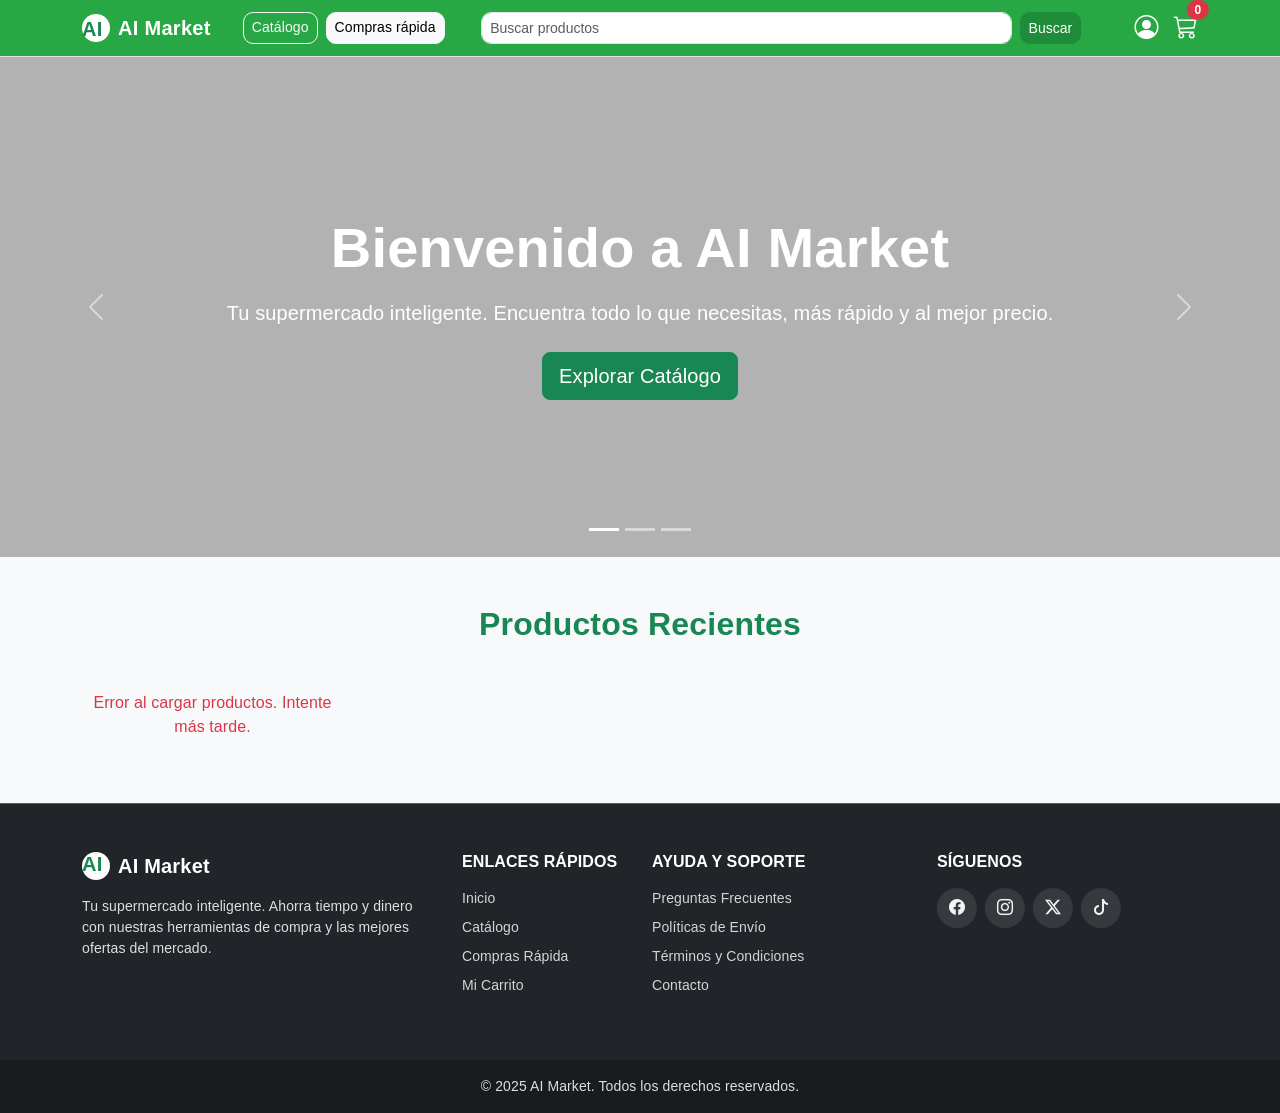
<file: Proyecto Final Marcos Web/Proyecto Final Marcos Web/Avance2 marco web/Marcos web avance 2/index.html>
<!DOCTYPE html>
<html lang="es">

<head>
    <!-- Configuración básica del documento -->
    <meta charset="utf-8">
    <meta name="viewport" content="width=device-width, initial-scale=1">
    <title>AI Market - Inicio</title>

    <!-- Enlaces a librerías externas -->
    <link href="https://cdn.jsdelivr.net/npm/bootstrap@5.3.3/dist/css/bootstrap.min.css" rel="stylesheet"
        integrity="sha384-QWTKZyjpPEjISv5WaRU9OFeRpok6YctnYmDr5pNlyT2bRjXh0JMhjY6hW+ALEwIH" crossorigin="anonymous">
    <link href="https://cdn.jsdelivr.net/npm/bootstrap-icons@1.11.3/font/bootstrap-icons.min.css" rel="stylesheet">

    <!-- Estilos personalizados -->
    <link href="css/index.css" rel="stylesheet">


</head>

<body class="d-flex flex-column min-vh-100">
    <!-- =========================================== -->
    <!-- NAVBAR PRINCIPAL -->
    <!-- =========================================== -->
    <nav class="navbar navbar-expand-lg navbar-light border-bottom sticky-top">
        <div class="container">
            <!-- Logo de la empresa -->
            <a class="navbar-brand d-flex align-items-center gap-2" href="index.html">
                <span class="d-inline-block bg-white text-success rounded-circle logo-circle">AI</span>
                <span class="fw-bold text-white">AI Market</span>
            </a>

            <!-- Botones de navegación (solo visible en desktop) -->
            <div class="d-none d-lg-flex ms-3 gap-2">
                <a class="btn btn-outline-light btn-sm" href="catalogo.html">Catálogo</a>
                <a class="btn btn-light btn-sm" href="canasta.html">Compras rápida</a>
            </div>

            <!-- Botón hamburguesa para móvil -->
            <button class="navbar-toggler" type="button" data-bs-toggle="collapse"
                data-bs-target="#navbarSupportedContent" aria-label="Menú de navegación" title="Menú de navegación">
                <span class="navbar-toggler-icon"></span>
            </button>

            <!-- Contenido colapsable del navbar -->
            <div class="collapse navbar-collapse" id="navbarSupportedContent">
                <!-- Formulario de búsqueda -->
                <form id="search-form" class="d-flex mx-lg-auto my-2 my-lg-0 w-100 search-form" role="search">
                    <input id="search-input" class="form-control form-control-sm me-2" type="search"
                        placeholder="Buscar productos">
                    <button class="btn btn-success btn-sm" type="submit">Buscar</button>
                </form>

                <!-- Iconos de usuario y carrito -->
                <div class="d-flex align-items-center ms-lg-3 mt-2 mt-lg-0 gap-3">
                    <!-- Botones de Autenticación -->


                    <!-- Link Admin (Siempre visible) -->
                    <a href="administracion.html" id="admin-link" class="text-white text-decoration-none"
                        title="Panel de Administración"><i class="bi bi-person-circle fs-4"></i></a>

                    <a href="carrito.html" class="text-white text-decoration-none position-relative"
                        title="Ver Carrito">
                        <i class="bi bi-cart3 fs-4"></i>
                        <span id="cart-count"
                            class="position-absolute top-0 start-100 translate-middle badge rounded-pill bg-danger">0</span>
                    </a>
                </div>
            </div>
        </div>
    </nav>

    <!-- =========================================== -->
    <!-- CARRUSEL HERO -->
    <!-- =========================================== -->
    <section id="heroCarousel" class="carousel slide" data-bs-ride="carousel">
        <!-- Indicadores del carrusel -->
        <div class="carousel-indicators">
            <button type="button" data-bs-target="#heroCarousel" data-bs-slide-to="0" class="active" aria-current="true"
                aria-label="Slide 1"></button>
            <button type="button" data-bs-target="#heroCarousel" data-bs-slide-to="1" aria-label="Slide 2"></button>
            <button type="button" data-bs-target="#heroCarousel" data-bs-slide-to="2" aria-label="Slide 3"></button>
        </div>

        <!-- Contenido del carrusel -->
        <div class="carousel-inner">
            <!-- Slide 1 -->
            <div class="carousel-item active hero-banner"
                style="background-image: url('https://images.unsplash.com/photo-1578662996442-48f60103fc96?q=80&w=1974&auto=format&fit=crop');">
                <div class="hero-overlay"></div>
                <div class="container h-100 d-flex align-items-center justify-content-center position-relative">
                    <div class="text-center text-white">
                        <h1 class="display-4 fw-bold mb-3">Bienvenido a AI Market</h1>
                        <p class="lead mb-4">Tu supermercado inteligente. Encuentra todo lo que necesitas, más rápido y
                            al mejor precio.</p>
                        <a href="catalogo.html" class="btn btn-success btn-lg">Explorar Catálogo</a>
                    </div>
                </div>
            </div>
            <!-- Slide 2 -->
            <div class="carousel-item hero-banner"
                style="background-image: url('https://images.unsplash.com/photo-1556909114-f6e7ad7d3136?q=80&w=2070&auto=format&fit=crop');">
                <div class="hero-overlay"></div>
                <div class="container h-100 d-flex align-items-center justify-content-center position-relative">
                    <div class="text-center text-white">
                        <h1 class="display-4 fw-bold mb-3">Ofertas Frescas Cada Día</h1>
                        <p class="lead mb-4">Descubre nuestras promociones diarias en frutas, verduras y carnes de la
                            mejor calidad.</p>
                        <a href="catalogo.html?category=frutas-verduras" class="btn btn-outline-light btn-lg">Ver
                            Frescos</a>
                    </div>
                </div>
            </div>
            <!-- Slide 3 -->
            <div class="carousel-item hero-banner"
                style="background-image: url('https://images.unsplash.com/photo-1601599561213-832382fd07ba?q=80&w=2070&auto=format&fit=crop');">
                <div class="hero-overlay"></div>
                <div class="container h-100 d-flex align-items-center justify-content-center position-relative">
                    <div class="text-center text-white">
                        <h1 class="display-4 fw-bold mb-3">Compra Rápida e Inteligente</h1>
                        <p class="lead mb-4">Usa nuestra herramienta de compra rápida para generar tu canasta en
                            segundos.</p>
                        <a href="canasta.html" class="btn btn-success btn-lg">Probar Compra Rápida</a>
                    </div>
                </div>
            </div>
        </div>
        <button class="carousel-control-prev" type="button" data-bs-target="#heroCarousel" data-bs-slide="prev">
            <span class="carousel-control-prev-icon" aria-hidden="true"></span>
            <span class="visually-hidden">Anterior</span>
        </button>
        <button class="carousel-control-next" type="button" data-bs-target="#heroCarousel" data-bs-slide="next">
            <span class="carousel-control-next-icon" aria-hidden="true"></span>
            <span class="visually-hidden">Siguiente</span>
        </button>
    </section>

    <!-- =========================================== -->
    <!-- SECCIÓN DE PRODUCTOS DESTACADOS -->
    <!-- =========================================== -->
    <section class="py-5 bg-light">
        <div class="container">
            <h2 class="text-center fw-bold mb-5 text-success">Productos Recientes</h2>
            <div id="featured-products-container" class="row row-cols-1 row-cols-md-2 row-cols-lg-4 g-4">
                <!-- Los productos se cargarán dinámicamente aquí -->
                <div class="col-12 text-center">
                    <div class="spinner-border text-success" role="status">
                        <span class="visually-hidden">Cargando...</span>
                    </div>
                </div>
            </div>
        </div>
    </section>

    <!-- =========================================== -->
    <!-- FOOTER -->
    <!-- =========================================== -->
    <footer class="bg-dark text-white mt-auto">
        <div class="container py-5">
            <div class="row g-4">
                <!-- Información de la empresa -->
                <div class="col-lg-4 col-md-6 mb-4 mb-lg-0">
                    <h5 class="fw-bold mb-3 d-flex align-items-center gap-2"><span
                            class="d-inline-block bg-white text-success rounded-circle"
                            style="width:28px;height:28px;display:inline-flex;align-items:center;justify-content:center;font-weight:800;">AI</span>
                        AI Market</h5>
                    <p class="text-white-50 small">Tu supermercado inteligente. Ahorra tiempo y dinero con nuestras
                        herramientas de compra y las mejores ofertas del mercado.</p>
                </div>

                <!-- Enlaces de navegación -->
                <div class="col-lg-2 col-md-6">
                    <h6 class="text-uppercase fw-bold mb-3">Enlaces Rápidos</h6>
                    <ul class="list-unstyled small">
                        <li class="mb-2"><a href="index.html" class="text-white-50 text-decoration-none">Inicio</a></li>
                        <li class="mb-2"><a href="catalogo.html" class="text-white-50 text-decoration-none">Catálogo</a>
                        </li>
                        <li class="mb-2"><a href="canasta.html" class="text-white-50 text-decoration-none">Compras
                                Rápida</a></li>
                        <li class="mb-2"><a href="carrito.html" class="text-white-50 text-decoration-none">Mi
                                Carrito</a></li>
                    </ul>
                </div>

                <!-- Ayuda y soporte -->
                <div class="col-lg-3 col-md-6">
                    <h6 class="text-uppercase fw-bold mb-3">Ayuda y Soporte</h6>
                    <ul class="list-unstyled small">
                        <li class="mb-2"><a href="#" class="text-white-50 text-decoration-none">Preguntas Frecuentes</a>
                        </li>
                        <li class="mb-2"><a href="#" class="text-white-50 text-decoration-none">Políticas de Envío</a>
                        </li>
                        <li class="mb-2"><a href="#" class="text-white-50 text-decoration-none">Términos y
                                Condiciones</a></li>
                        <li class="mb-2"><a href="#" class="text-white-50 text-decoration-none">Contacto</a></li>
                    </ul>
                </div>

                <!-- Redes sociales -->
                <div class="col-lg-3 col-md-6">
                    <h6 class="text-uppercase fw-bold mb-3">Síguenos</h6>
                    <div class="d-flex gap-2"><a href="#" class="footer-social-icon"><i
                                class="bi bi-facebook"></i></a><a href="#" class="footer-social-icon"><i
                                class="bi bi-instagram"></i></a><a href="#" class="footer-social-icon"><i
                                class="bi bi-twitter-x"></i></a><a href="#" class="footer-social-icon"><i
                                class="bi bi-tiktok"></i></a></div>
                </div>
            </div>
        </div>
        <!-- Copyright -->
        <div class="bg-black bg-opacity-25 py-3">
            <div class="container text-center text-white-50 small">&copy; 2025 AI Market. Todos los derechos reservados.
            </div>
        </div>
    </footer>

    <!-- =========================================== -->
    <!-- SCRIPTS -->
    <!-- =========================================== -->
    <!-- Bootstrap JavaScript -->
    <script src="https://cdn.jsdelivr.net/npm/bootstrap@5.3.3/dist/js/bootstrap.bundle.min.js"></script>

    <!-- JavaScript personalizado -->
    <script>
        document.addEventListener('DOMContentLoaded', function () {
            // ===========================================
            // VARIABLES Y ESTADO
            // ===========================================
            const API_BASE_URL = 'http://localhost:3000';
            let cart = JSON.parse(localStorage.getItem('aiMarketCart')) || [];
            let allProducts = []; // Almacén de productos cargados desde API

            // ===========================================
            // ELEMENTOS DEL DOM
            // ===========================================
            const cartCountBadge = document.getElementById('cart-count');
            const searchForm = document.getElementById('search-form');
            const searchInput = document.getElementById('search-input');


            // ===========================================
            // LÓGICA DE AUTENTICACIÓN (NAVBAR)
            // ===========================================
            const token = localStorage.getItem('token');
            const usuario = JSON.parse(localStorage.getItem('usuario') || '{}');
            const adminLink = document.getElementById('admin-link');
            const authButtons = document.getElementById('auth-buttons');



            // offerButtons se seleccionarán dinámicamente después de cargar

            // ===========================================
            // FUNCIONES PRINCIPALES
            // ===========================================

            /**
             * Carga los productos destacados (recientes) desde la API
             */
            async function loadFeaturedProducts() {
                const container = document.getElementById('featured-products-container');
                if (!container) return;

                try {

                    const response = await fetch(`${API_BASE_URL}/productos/recientes?limit=4`);
                    if (!response.ok) throw new Error('Error al cargar productos');
                    const data = await response.json();

                    // Normalizar datos
                    const recentProducts = Array.isArray(data) ? data : (data.productos || []);

                    container.innerHTML = ''; // Limpiar spinner

                    if (recentProducts.length === 0) {
                        container.innerHTML = '<div class="col-12 text-center"><p class="text-muted">No hay productos destacados disponibles.</p></div>';
                        return;
                    }

                    recentProducts.forEach(product => {
                        // Determinar imagen (placeholder si no hay)
                        const imgUrl = product.url_imagen || 'https://via.placeholder.com/300x300?text=Sin+Imagen';

                        const cardHtml = `
                            <div class="col">
                                <div class="card product-card h-100">
                                    <div class="image-wrap">
                                        <img src="${imgUrl}" class="card-img-top" alt="${product.nombre}" 
                                             onerror="this.src='https://via.placeholder.com/300x300?text=Error+Imagen'">
                                    </div>
                                    <div class="card-body d-flex flex-column">
                                        <h5 class="card-title">${product.nombre}</h5>
                                        <p class="card-text small text-muted">${product.descripcion || product.categoria || 'Producto fresco'}</p>
                                        <p class="card-text text-success fw-semibold fs-5 mt-auto pt-2">S/ ${parseFloat(product.precio).toFixed(2)}</p>
                                        <button class="btn btn-outline-success w-100 add-to-cart-btn"
                                            data-product-id="${product.id}">Agregar al carrito</button>
                                    </div>
                                </div>
                            </div>
                        `;
                        container.insertAdjacentHTML('beforeend', cardHtml);
                    });

                    // Re-asignar eventos a los nuevos botones
                    setupAddToCartButtons();

                } catch (error) {
                    console.error('Error loading featured products:', error);
                    container.innerHTML = '<div class="col-12 text-center text-danger"><p>Error al cargar productos. Intente más tarde.</p></div>';
                }
            }

            /**
             * Actualiza el contador de productos en el carrito
             */
            const updateCartCount = () => {
                const totalItems = cart.reduce((sum, item) => sum + item.quantity, 0);
                cartCountBadge.textContent = totalItems;
            };

            /**
             * Guarda el carrito en localStorage y actualiza el contador
             */
            const saveCart = () => {
                localStorage.setItem('aiMarketCart', JSON.stringify(cart));
                updateCartCount();
            };

            /**
             * Agrega un producto al carrito
             * @param {string|number} productId - ID del producto a agregar
             */
            const addToCart = (productId) => {
                // Buscar en allProducts
                const product = allProducts.find(p => p.id == productId);

                if (!product) {
                    console.error('Producto no encontrado:', productId);
                    return;
                }

                const existingProduct = cart.find(item => item.id == productId);
                if (existingProduct) {
                    existingProduct.quantity++;
                } else {
                    cart.push({
                        id: product.id,
                        name: product.nombre, // Usar 'nombre' del backend
                        quantity: 1,
                        price: parseFloat(product.precio),
                        img: product.url_imagen,
                        category: product.categoria
                    });
                }
                saveCart();
            };

            // ===========================================
            // EVENT LISTENERS
            // ===========================================

            // Funcionalidad de búsqueda - redirige al catálogo con término de búsqueda
            searchForm.addEventListener('submit', function (e) {
                e.preventDefault();
                const searchTerm = searchInput.value.trim();
                if (searchTerm) {
                    window.location.href = `catalogo.html?search=${encodeURIComponent(searchTerm)}`;
                }
            });

            // Configurar botones de agregar al carrito
            function setupAddToCartButtons() {
                const buttons = document.querySelectorAll('.add-to-cart-btn');
                buttons.forEach(button => {
                    // Remover listeners previos para evitar duplicados (clonando el nodo es una forma, pero aquí simple)
                    const newBtn = button.cloneNode(true);
                    button.parentNode.replaceChild(newBtn, button);

                    newBtn.addEventListener('click', function () {
                        const productId = this.dataset.productId;
                        addToCart(productId);

                        // Feedback visual temporal
                        this.textContent = 'Agregado ✓';
                        this.classList.remove('btn-outline-success');
                        this.classList.add('btn-success');
                        setTimeout(() => {
                            this.textContent = 'Agregar al carrito';
                            this.classList.remove('btn-success');
                            this.classList.add('btn-outline-success');
                        }, 1500);
                    });
                });
            }

            // ===========================================
            // INICIALIZACIÓN
            // ===========================================
            updateCartCount(); // Actualiza el contador al cargar la página
            loadFeaturedProducts(); // Cargar productos dinámicos

            // Escuchar eventos de carga de productos desde la API
            window.addEventListener('productsLoaded', function (event) {
                console.log('🔄 Productos actualizados desde API en index...');
                loadFeaturedProducts();
            });
        });
    </script>
</body>

</html>
</file>
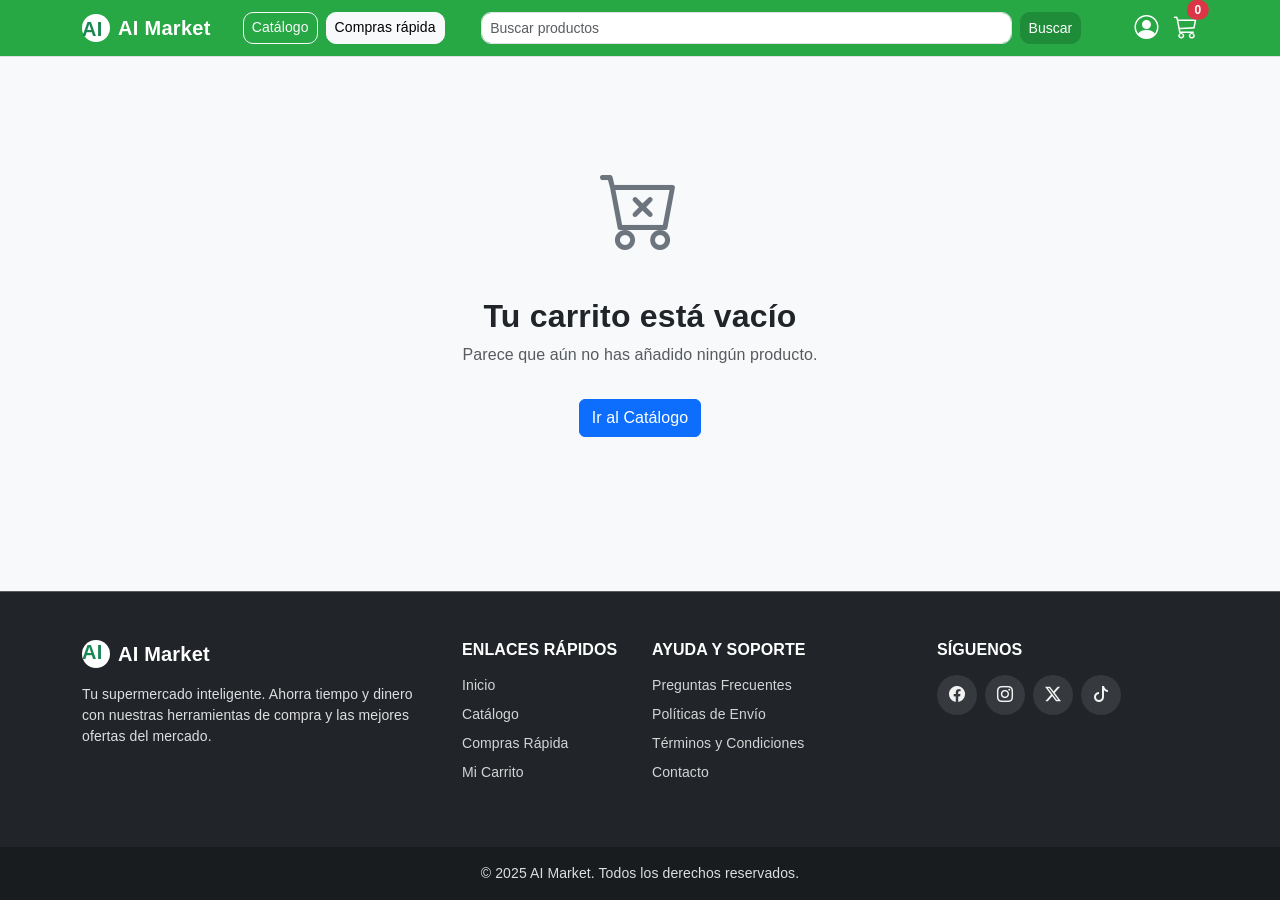
<file: Proyecto Final Marcos Web/Proyecto Final Marcos Web/Avance2 marco web/Marcos web avance 2/carrito.html>
<!DOCTYPE html>
<html lang="es">

<head>
    <!-- Configuración básica del documento -->
    <meta charset="utf-8">
    <meta name="viewport" content="width=device-width, initial-scale=1">
    <title>AI Market - Mi Carrito</title>

    <!-- Enlaces a librerías externas -->
    <link href="https://cdn.jsdelivr.net/npm/bootstrap@5.3.3/dist/css/bootstrap.min.css" rel="stylesheet">
    <link href="https://cdn.jsdelivr.net/npm/bootstrap-icons@1.11.3/font/bootstrap-icons.min.css" rel="stylesheet">

    <!-- Estilos personalizados -->
    <link href="css/carrito.css" rel="stylesheet">
</head>

<body class="d-flex flex-column min-vh-100 bg-light">
    <!-- =========================================== -->
    <!-- NAVBAR PRINCIPAL -->
    <!-- =========================================== -->
    <nav class="navbar navbar-expand-lg navbar-light border-bottom sticky-top">
        <div class="container">
            <!-- Logo de la e127.0.0.1:5500 dice

Error al procesar la compra: 'int' object is not subscriptable

Por favor, intente nuevamente.mpresa -->
            <a class="navbar-brand d-flex align-items-center gap-2" href="index.html">
                <span class="d-inline-block bg-white text-success rounded-circle logo-circle">AI</span>
                <span class="fw-bold text-white">AI Market</span>
            </a>

            <!-- Botones de navegación (solo visible en desktop) -->
            <div class="d-none d-lg-flex ms-3 gap-2">
                <a class="btn btn-outline-light btn-sm" href="catalogo.html">Catálogo</a>
                <a class="btn btn-light btn-sm" href="canasta.html">Compras rápida</a>
            </div>

            <!-- Botón hamburguesa para móvil -->
            <button class="navbar-toggler" type="button" data-bs-toggle="collapse"
                data-bs-target="#navbarSupportedContent" aria-label="Menú de navegación" title="Menú de navegación">
                <span class="navbar-toggler-icon"></span>
            </button>

            <!-- Contenido colapsable del navbar -->
            <div class="collapse navbar-collapse" id="navbarSupportedContent">
                <!-- Formulario de búsqueda -->
                <form id="search-form" class="d-flex mx-lg-auto my-2 my-lg-0 w-100 search-form" role="search">
                    <input id="search-input" class="form-control form-control-sm me-2" type="search"
                        placeholder="Buscar productos">
                    <button class="btn btn-success btn-sm" type="submit">Buscar</button>
                </form>

                <!-- Iconos de usuario y carrito -->
                <div class="d-flex align-items-center ms-lg-3 mt-2 mt-lg-0 gap-3">
                    <a href="administracion.html" class="text-white text-decoration-none"
                        title="Panel de Administración"><i class="bi bi-person-circle fs-4"></i></a>
                    <a href="carrito.html" class="text-white text-decoration-none position-relative"
                        title="Ver Carrito">
                        <i class="bi bi-cart3 fs-4"></i>
                        <span id="cart-count"
                            class="position-absolute top-0 start-100 translate-middle badge rounded-pill bg-danger">0</span>
                    </a>
                </div>
            </div>
        </div>
    </nav>

    <!-- =========================================== -->
    <!-- CONTENIDO PRINCIPAL DEL CARRITO -->
    <!-- =========================================== -->
    <main class="container py-5 flex-grow-1">
        <!-- Vista cuando hay productos en el carrito -->
        <div id="cart-view" style="display: none;">
            <div class="text-center mb-4">
                <h1 class="h2">Mi Carrito de Compras</h1>
            </div>
            <div class="row g-5">
                <!-- =========================================== -->
                <!-- COLUMNA DE PRODUCTOS EN EL CARRITO -->
                <!-- =========================================== -->
                <div class="col-lg-8">
                    <!-- Contenedor donde se renderizan los productos del carrito -->
                    <div id="cart-items-container">
                        <!-- Los items del carrito se renderizan aquí mediante JavaScript -->
                    </div>
                </div>

                <!-- =========================================== -->
                <!-- COLUMNA DE RESUMEN Y CHECKOUT -->
                <!-- =========================================== -->
                <div class="col-lg-4">
                    <!-- Tarjeta de resumen del pedido -->
                    <div class="card shadow-sm sticky-top" style="top: 100px;">
                        <div class="card-body">
                            <h5 class="card-title mb-4">Resumen del Pedido</h5>

                            <!-- Lista de totales -->
                            <ul class="list-group list-group-flush">
                                <li class="list-group-item d-flex justify-content-between">
                                    <span>Subtotal</span>
                                    <span id="cart-subtotal">S/ 0.00</span>
                                </li>
                                <li class="list-group-item d-flex justify-content-between">
                                    <span>Envío</span>
                                    <span>S/ 5.00</span>
                                </li>
                                <li class="list-group-item d-flex justify-content-between fw-bold fs-5">
                                    <span>Total</span>
                                    <span id="cart-total">S/ 5.00</span>
                                </li>
                            </ul>

                            <!-- Botones de acción -->
                            <div class="d-grid gap-2 mt-4">
                                <button id="btn-proceder-pago" class="btn btn-success btn-lg" disabled>Proceder al
                                    Pago</button>
                                <a href="catalogo.html" class="btn btn-outline-secondary">Seguir Comprando</a>
                            </div>
                        </div>
                    </div>
                </div>
            </div>
        </div>

        <!-- =========================================== -->
        <!-- VISTA DE CARRITO VACÍO -->
        <!-- =========================================== -->
        <div id="empty-cart-view" class="text-center" style="display: none;">
            <div class="py-5">
                <i class="bi bi-cart-x" style="font-size: 5rem; color: #6c757d;"></i>
                <h2 class="mt-4">Tu carrito está vacío</h2>
                <p class="text-muted">Parece que aún no has añadido ningún producto.</p>
                <a href="catalogo.html" class="btn btn-primary mt-3">Ir al Catálogo</a>
            </div>
        </div>
    </main>

    <!-- Modal de Pago -->
    <div class="modal fade" id="paymentModal" tabindex="-1" aria-labelledby="paymentModalLabel" aria-hidden="true">
        <div class="modal-dialog modal-dialog-centered">
            <div class="modal-content">
                <div class="modal-header bg-success text-white">
                    <h5 class="modal-title" id="paymentModalLabel">Detalles de Pago</h5>
                    <button type="button" class="btn-close btn-close-white" data-bs-dismiss="modal"
                        aria-label="Close"></button>
                </div>
                <div class="modal-body">
                    <form id="payment-form">
                        <div class="mb-3">
                            <label for="card-name" class="form-label">Nombre en la Tarjeta</label>
                            <input type="text" class="form-control" id="card-name"
                                placeholder="Como aparece en la tarjeta" required>
                        </div>
                        <div class="mb-3">
                            <label for="card-number" class="form-label">Número de Tarjeta</label>
                            <input type="text" class="form-control" id="card-number" placeholder="0000 0000 0000 0000"
                                maxlength="19" required>
                        </div>
                        <div class="row">
                            <div class="col-md-6 mb-3">
                                <label for="card-expiry" class="form-label">Fecha de Expiración</label>
                                <input type="text" class="form-control" id="card-expiry" placeholder="MM/YY"
                                    maxlength="5" required>
                            </div>
                            <div class="col-md-6 mb-3">
                                <label for="card-cvc" class="form-label">CVC</label>
                                <input type="text" class="form-control" id="card-cvc" placeholder="123" maxlength="3"
                                    required>
                            </div>
                        </div>
                        <div class="alert alert-info small">
                            <i class="bi bi-shield-lock"></i> Tus datos están protegidos. Esta es una simulación de
                            pago.
                        </div>
                    </form>
                </div>
                <div class="modal-footer">
                    <button type="button" class="btn btn-secondary" data-bs-dismiss="modal">Cancelar</button>
                    <button type="button" class="btn btn-success w-100" id="btn-confirm-payment">Pagar S/ <span
                            id="modal-total-amount">0.00</span></button>
                </div>
            </div>
        </div>
    </div>

    <!-- =========================================== -->
    <!-- FOOTER -->
    <!-- =========================================== -->
    <footer class="bg-dark text-white mt-auto">
        <div class="container py-5">
            <div class="row g-4">
                <div class="col-lg-4 col-md-6 mb-4 mb-lg-0">
                    <h5 class="fw-bold mb-3 d-flex align-items-center gap-2"><span
                            class="d-inline-block bg-white text-success rounded-circle"
                            style="width:28px;height:28px;display:inline-flex;align-items:center;justify-content:center;font-weight:800;">AI</span>
                        AI Market</h5>
                    <p class="text-white-50 small">Tu supermercado inteligente. Ahorra tiempo y dinero con nuestras
                        herramientas de compra y las mejores ofertas del mercado.</p>
                </div>
                <div class="col-lg-2 col-md-6">
                    <h6 class="text-uppercase fw-bold mb-3">Enlaces Rápidos</h6>
                    <ul class="list-unstyled small">
                        <li class="mb-2"><a href="index.html" class="text-white-50 text-decoration-none">Inicio</a></li>
                        <li class="mb-2"><a href="catalogo.html" class="text-white-50 text-decoration-none">Catálogo</a>
                        </li>
                        <li class="mb-2"><a href="canasta.html" class="text-white-50 text-decoration-none">Compras
                                Rápida</a></li>
                        <li class="mb-2"><a href="carrito.html" class="text-white-50 text-decoration-none">Mi
                                Carrito</a></li>
                    </ul>
                </div>
                <div class="col-lg-3 col-md-6">
                    <h6 class="text-uppercase fw-bold mb-3">Ayuda y Soporte</h6>
                    <ul class="list-unstyled small">
                        <li class="mb-2"><a href="#" class="text-white-50 text-decoration-none">Preguntas Frecuentes</a>
                        </li>
                        <li class="mb-2"><a href="#" class="text-white-50 text-decoration-none">Políticas de Envío</a>
                        </li>
                        <li class="mb-2"><a href="#" class="text-white-50 text-decoration-none">Términos y
                                Condiciones</a></li>
                        <li class="mb-2"><a href="#" class="text-white-50 text-decoration-none">Contacto</a></li>
                    </ul>
                </div>
                <div class="col-lg-3 col-md-6">
                    <h6 class="text-uppercase fw-bold mb-3">Síguenos</h6>
                    <div class="d-flex gap-2"><a href="#" class="footer-social-icon"><i
                                class="bi bi-facebook"></i></a><a href="#" class="footer-social-icon"><i
                                class="bi bi-instagram"></i></a><a href="#" class="footer-social-icon"><i
                                class="bi bi-twitter-x"></i></a><a href="#" class="footer-social-icon"><i
                                class="bi bi-tiktok"></i></a></div>
                </div>
            </div>
        </div>
        <div class="bg-black bg-opacity-25 py-3">
            <div class="container text-center text-white-50 small">&copy; 2025 AI Market. Todos los derechos reservados.
            </div>
        </div>
    </footer>

    <script src="https://cdn.jsdelivr.net/npm/bootstrap@5.3.3/dist/js/bootstrap.bundle.min.js"></script>
    <script src="js/products.js"></script>
    <script src="js/carrito.js"></script>
</body>

</html>
</file>
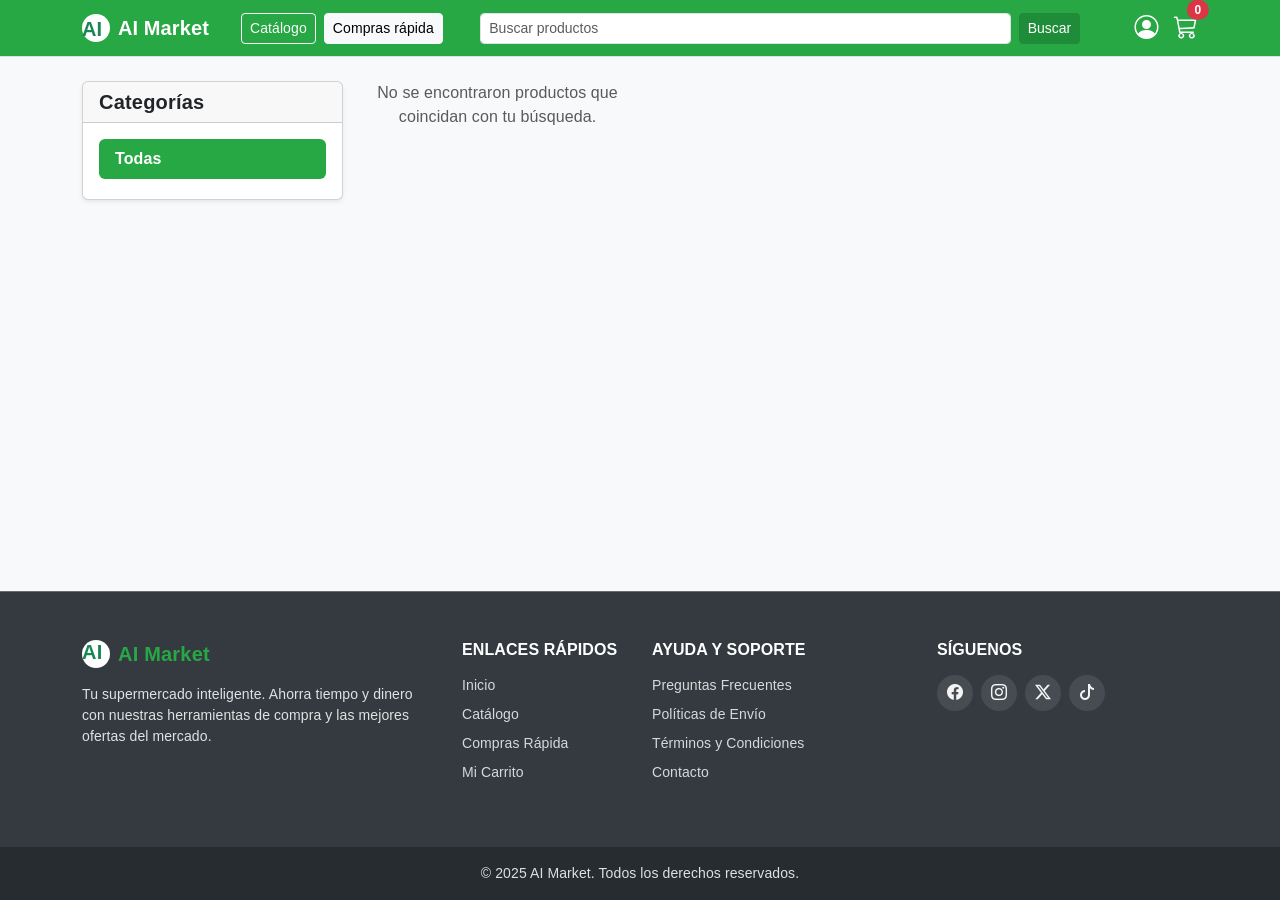
<file: Proyecto Final Marcos Web/Proyecto Final Marcos Web/Avance2 marco web/Marcos web avance 2/catalogo.html>
<!DOCTYPE html>
<html lang="es">

<head>
    <!-- Configuración básica del documento -->
    <meta charset="utf-8">
    <meta name="viewport" content="width=device-width, initial-scale=1">
    <title>AI Market - Catálogo de Productos</title>

    <!-- Enlaces a librerías externas -->
    <link href="https://cdn.jsdelivr.net/npm/bootstrap@5.3.3/dist/css/bootstrap.min.css" rel="stylesheet">
    <link href="https://cdn.jsdelivr.net/npm/bootstrap-icons@1.11.3/font/bootstrap-icons.min.css" rel="stylesheet">

    <!-- Estilos personalizados -->
    <link href="css/catalogo.css" rel="stylesheet">
</head>

<body class="d-flex flex-column min-vh-100 bg-light">
    <!-- =========================================== -->
    <!-- NAVBAR PRINCIPAL -->
    <!-- =========================================== -->
    <nav class="navbar navbar-expand-lg navbar-light border-bottom sticky-top">
        <div class="container">
            <!-- Logo de la empresa -->
            <a class="navbar-brand d-flex align-items-center gap-2" href="index.html">
                <span class="d-inline-block bg-white text-success rounded-circle logo-circle">AI</span>
                <span class="fw-bold text-white">AI Market</span>
            </a>

            <!-- Botones de navegación (solo visible en desktop) -->
            <div class="d-none d-lg-flex ms-3 gap-2">
                <a class="btn btn-outline-light btn-sm" href="catalogo.html">Catálogo</a>
                <a class="btn btn-light btn-sm" href="canasta.html">Compras rápida</a>
            </div>

            <!-- Botón hamburguesa para móvil -->
            <button class="navbar-toggler" type="button" data-bs-toggle="collapse"
                data-bs-target="#navbarSupportedContent" aria-label="Menú de navegación" title="Menú de navegación">
                <span class="navbar-toggler-icon"></span>
            </button>

            <!-- Contenido colapsable del navbar -->
            <div class="collapse navbar-collapse" id="navbarSupportedContent">
                <!-- Formulario de búsqueda -->
                <form id="search-form" class="d-flex mx-lg-auto my-2 my-lg-0 w-100 search-form" role="search">
                    <input id="search-input" class="form-control form-control-sm me-2" type="search"
                        placeholder="Buscar productos">
                    <button class="btn btn-success btn-sm" type="submit">Buscar</button>
                </form>

                <!-- Iconos de usuario y carrito -->
                <div class="d-flex align-items-center ms-lg-3 mt-2 mt-lg-0 gap-3">
                    <a href="administracion.html?force_login=true" class="text-white text-decoration-none"
                        title="Panel de Administración"><i class="bi bi-person-circle fs-4"></i></a>
                    <a href="carrito.html" class="text-white text-decoration-none position-relative"
                        title="Ver Carrito">
                        <i class="bi bi-cart3 fs-4"></i>
                        <span id="cart-count"
                            class="position-absolute top-0 start-100 translate-middle badge rounded-pill bg-danger">0</span>
                    </a>
                </div>
            </div>
        </div>
    </nav>

    <!-- =========================================== -->
    <!-- CONTENIDO PRINCIPAL DEL CATÁLOGO -->
    <!-- =========================================== -->
    <div class="container py-4 flex-grow-1">
        <div class="row g-4">
            <!-- =========================================== -->
            <!-- BARRA LATERAL DE FILTROS -->
            <!-- =========================================== -->
            <div class="col-lg-3">
                <!-- Tarjeta de filtros por categoría -->
                <div class="card shadow-sm sticky-top" style="top: 100px;">
                    <div class="card-header">
                        <h5 class="mb-0">Categorías</h5>
                    </div>
                    <div class="card-body">
                        <!-- Lista de categorías para filtrar productos -->
                        <ul class="nav flex-column" id="category-filter">
                            <li class="nav-item"><a class="nav-link active" href="#" data-filter="all">Todas</a></li>
                        </ul>
                    </div>
                </div>
            </div>

            <!-- =========================================== -->
            <!-- ÁREA DE PRODUCTOS -->
            <!-- =========================================== -->
            <div class="col-lg-9">
                <!-- Grid de productos (se renderiza dinámicamente) -->
                <div id="catalog-grid" class="row row-cols-1 row-cols-md-2 row-cols-lg-3 g-4">
                    <!-- Los productos se renderizan aquí mediante JavaScript -->
                </div>

                <!-- Paginación -->
                <nav class="mt-4 d-flex justify-content-center">
                    <ul id="catalog-pagination" class="pagination">
                        <!-- La paginación se renderiza aquí mediante JavaScript -->
                    </ul>
                </nav>
            </div>
        </div>
    </div>

    <!-- Footer Mejorado -->
    <footer class="bg-dark text-white mt-auto">
        <div class="container py-5">
            <div class="row g-4">
                <div class="col-lg-4 col-md-6 mb-4 mb-lg-0">
                    <h5 class="fw-bold mb-3 d-flex align-items-center gap-2"><span
                            class="d-inline-block bg-white text-success rounded-circle"
                            style="width:28px;height:28px;display:inline-flex;align-items:center;justify-content:center;font-weight:800;">AI</span>
                        AI Market</h5>
                    <p class="text-white-50 small">Tu supermercado inteligente. Ahorra tiempo y dinero con nuestras
                        herramientas de compra y las mejores ofertas del mercado.</p>
                </div>
                <div class="col-lg-2 col-md-6">
                    <h6 class="text-uppercase fw-bold mb-3">Enlaces Rápidos</h6>
                    <ul class="list-unstyled small">
                        <li class="mb-2"><a href="index.html" class="text-white-50 text-decoration-none">Inicio</a></li>
                        <li class="mb-2"><a href="catalogo.html" class="text-white-50 text-decoration-none">Catálogo</a>
                        </li>
                        <li class="mb-2"><a href="canasta.html" class="text-white-50 text-decoration-none">Compras
                                Rápida</a></li>
                        <li class="mb-2"><a href="carrito.html" class="text-white-50 text-decoration-none">Mi
                                Carrito</a></li>
                    </ul>
                </div>
                <div class="col-lg-3 col-md-6">
                    <h6 class="text-uppercase fw-bold mb-3">Ayuda y Soporte</h6>
                    <ul class="list-unstyled small">
                        <li class="mb-2"><a href="#" class="text-white-50 text-decoration-none">Preguntas Frecuentes</a>
                        </li>
                        <li class="mb-2"><a href="#" class="text-white-50 text-decoration-none">Políticas de Envío</a>
                        </li>
                        <li class="mb-2"><a href="#" class="text-white-50 text-decoration-none">Términos y
                                Condiciones</a></li>
                        <li class="mb-2"><a href="#" class="text-white-50 text-decoration-none">Contacto</a></li>
                    </ul>
                </div>
                <div class="col-lg-3 col-md-6">
                    <h6 class="text-uppercase fw-bold mb-3">Síguenos</h6>
                    <div class="d-flex gap-2"><a href="#" class="footer-social-icon"><i
                                class="bi bi-facebook"></i></a><a href="#" class="footer-social-icon"><i
                                class="bi bi-instagram"></i></a><a href="#" class="footer-social-icon"><i
                                class="bi bi-twitter-x"></i></a><a href="#" class="footer-social-icon"><i
                                class="bi bi-tiktok"></i></a></div>
                </div>
            </div>
        </div>
        <div class="bg-black bg-opacity-25 py-3">
            <div class="container text-center text-white-50 small">&copy; 2025 AI Market. Todos los derechos reservados.
            </div>
        </div>
    </footer>

    <!-- Scripts -->
    <script src="https://cdn.jsdelivr.net/npm/bootstrap@5.3.3/dist/js/bootstrap.bundle.min.js"></script>
    <script src="js/products.js"></script>
    <script>
        document.addEventListener('DOMContentLoaded', function () {
            let cart = JSON.parse(localStorage.getItem('aiMarketCart')) || [];
            let currentPage = 1;

            const catalogGrid = document.getElementById('catalog-grid');
            const paginationContainer = document.getElementById('catalog-pagination');
            const categoryLinks = document.querySelectorAll('#category-filter .nav-link');
            const cartCountBadge = document.getElementById('cart-count');
            const searchForm = document.getElementById('search-form');
            const searchInput = document.getElementById('search-input');
            const categoryFilterList = document.getElementById('category-filter');
            let availableCategories = window.catalogCategories || [];
            let currentCategoryFilter = 'all';

            const saveCart = () => {
                localStorage.setItem('aiMarketCart', JSON.stringify(cart));
                updateCartCount();
            };

            const updateCartCount = () => {
                const totalItems = cart.reduce((sum, item) => sum + item.quantity, 0);
                cartCountBadge.textContent = totalItems;
            };

            const addToCart = (productName) => {
                const product = productDatabase.find(p => p.name === productName);
                if (!product) return;

                const existingProduct = cart.find(item => item.name === productName);
                if (existingProduct) {
                    existingProduct.quantity++;
                } else {
                    cart.push({
                        id: product.id,
                        name: product.name,
                        quantity: 1,
                        price: product.price,
                        brand: product.brand,
                        img: product.img,
                        category: product.category,
                        categoryName: product.categoryName
                    });
                }
                saveCart();
            };

            const renderProducts = () => {
                const categoryFilter = currentCategoryFilter;
                const searchTerm = searchInput.value.toLowerCase();

                const filteredProducts = productDatabase.filter(product => {
                    const isCategoryMatch = categoryFilter === 'all' || product.category === categoryFilter;
                    const isSearchMatch = product.name.toLowerCase().includes(searchTerm);
                    return isCategoryMatch && isSearchMatch;
                });

                const paginatedProducts = filteredProducts;

                catalogGrid.innerHTML = '';
                if (paginatedProducts.length === 0) {
                    catalogGrid.innerHTML = '<div class="col-12"><p class="text-center text-muted">No se encontraron productos que coincidan con tu búsqueda.</p></div>';
                } else {
                    paginatedProducts.forEach(product => {
                        catalogGrid.innerHTML += `
                            <div class="col">
                                <div class="card product-card h-100">
                                    <img src="${product.img}" class="card-img-top" alt="${product.name}">
                                    <div class="card-body d-flex flex-column">
                                        <h5 class="card-title small">${product.name}</h5>
                                        <p class="card-text text-success fw-semibold fs-5 mt-auto pt-2">S/ ${product.price.toFixed(2)}</p>
                                        <button class="btn btn-outline-success w-100 add-to-cart-btn mt-2" data-product-name="${product.name}">Agregar</button>
                                    </div>
                                </div>
                            </div>`;
                    });
                }
                renderPagination(1);
            };

            const renderPagination = (totalPages) => {
                paginationContainer.innerHTML = '';
                const paginationNav = paginationContainer.closest('nav');
                if (paginationNav) {
                    paginationNav.classList.add('d-none');
                }
            };

            const renderCategoryFilter = (categories = []) => {
                if (!categoryFilterList) return;
                const items = [
                    { slug: 'all', nombre: 'Todas' },
                    ...categories.map(cat => ({
                        slug: cat.slug || cat.nombre?.toLowerCase().replace(/\s+/g, '-') || 'sin-categoria',
                        nombre: cat.nombre || 'Sin categoría'
                    }))
                ];
                let listHtml = '';
                items.forEach(item => {
                    const isActive = item.slug === currentCategoryFilter;
                    listHtml += `
                        <li class="nav-item">
                            <a class="nav-link ${isActive ? 'active' : ''}" href="#" data-filter="${item.slug}">${item.nombre}</a>
                        </li>
                    `;
                });
                categoryFilterList.innerHTML = listHtml;
            };

            if (categoryFilterList) {
                categoryFilterList.addEventListener('click', (e) => {
                    const link = e.target.closest('.nav-link');
                    if (!link) return;
                    e.preventDefault();
                    currentCategoryFilter = link.dataset.filter || 'all';
                    renderCategoryFilter(availableCategories);
                    currentPage = 1;
                    renderProducts();
                });
            }

            searchForm.addEventListener('submit', (e) => e.preventDefault());
            searchInput.addEventListener('input', () => { currentPage = 1; renderProducts(); });

            paginationContainer.addEventListener('click', (e) => {
                e.preventDefault();
                if (e.target.tagName === 'A' && !e.target.parentElement.classList.contains('disabled')) {
                    currentPage = parseInt(e.target.dataset.page);
                    renderProducts();
                    window.scrollTo(0, 0);
                }
            });

            catalogGrid.addEventListener('click', (e) => {
                if (e.target.matches('.add-to-cart-btn')) {
                    const productName = e.target.dataset.productName;
                    addToCart(productName);
                    e.target.textContent = 'Agregado ✓';
                    e.target.classList.remove('btn-outline-success');
                    e.target.classList.add('btn-success');
                    setTimeout(() => {
                        e.target.textContent = 'Agregar';
                        e.target.classList.remove('btn-success');
                        e.target.classList.add('btn-outline-success');
                    }, 1500);
                }
            });

            const initCatalog = () => {
                const urlParams = new URLSearchParams(window.location.search);
                const searchTermFromUrl = urlParams.get('search');
                if (searchTermFromUrl) { searchInput.value = decodeURIComponent(searchTermFromUrl); }
                updateCartCount();
                renderProducts();
            };

            // Escuchar eventos de carga de productos desde la API
            window.addEventListener('productsLoaded', function (event) {
                console.log('🔄 Productos actualizados desde API, recargando catálogo...');
                renderProducts();
            });

            window.addEventListener('categoriesLoaded', function (event) {
                availableCategories = event.detail.categories || [];
                if (!availableCategories.some(cat => cat.slug === currentCategoryFilter) && currentCategoryFilter !== 'all') {
                    currentCategoryFilter = 'all';
                }
                renderCategoryFilter(availableCategories);
                renderProducts();
            });

            renderCategoryFilter(availableCategories);

            initCatalog();
        });
    </script>
</body>

</html>
</file>
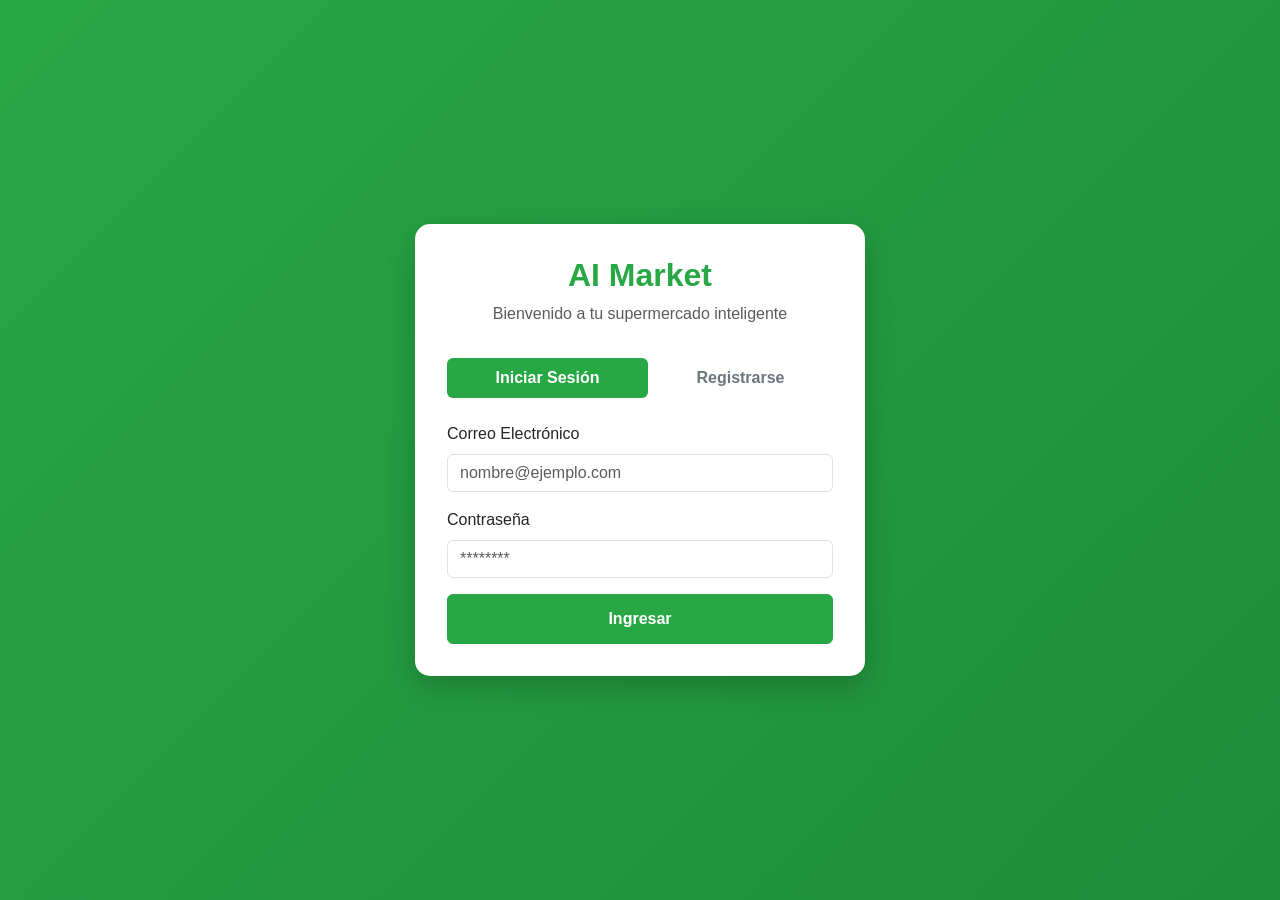
<file: Proyecto Final Marcos Web/Proyecto Final Marcos Web/Avance2 marco web/Marcos web avance 2/login-simple.html>
<!DOCTYPE html>
<html lang="es">

<head>
    <meta charset="UTF-8">
    <meta name="viewport" content="width=device-width, initial-scale=1.0">
    <title>Acceso - AI Market</title>
    <link href="https://cdn.jsdelivr.net/npm/bootstrap@5.3.3/dist/css/bootstrap.min.css" rel="stylesheet">
    <style>
        body {
            font-family: 'Segoe UI', Tahoma, Geneva, Verdana, sans-serif;
            background: linear-gradient(135deg, #28a745, #1f8c39);
            margin: 0;
            padding: 0;
            min-height: 100vh;
            display: flex;
            align-items: center;
            justify-content: center;
        }

        .auth-container {
            background: white;
            padding: 2rem;
            border-radius: 15px;
            box-shadow: 0 10px 30px rgba(0, 0, 0, 0.2);
            width: 100%;
            max-width: 450px;
        }

        .auth-header {
            text-align: center;
            margin-bottom: 2rem;
        }

        .auth-header h2 {
            color: #28a745;
            font-weight: bold;
        }

        .nav-pills .nav-link {
            color: #6c757d;
            font-weight: 600;
        }

        .nav-pills .nav-link.active {
            background-color: #28a745;
            color: white;
        }

        .btn-success {
            background-color: #28a745;
            border-color: #28a745;
            font-weight: 600;
            padding: 0.75rem;
        }

        .btn-success:hover {
            background-color: #218838;
            border-color: #1e7e34;
        }

        .form-control:focus {
            border-color: #28a745;
            box-shadow: 0 0 0 0.25rem rgba(40, 167, 69, 0.25);
        }
    </style>
</head>

<body>
    <div class="auth-container">
        <div class="auth-header">
            <h2>AI Market</h2>
            <p class="text-muted">Bienvenido a tu supermercado inteligente</p>
        </div>

        <!-- Tabs de Navegación -->
        <ul class="nav nav-pills nav-fill mb-4" id="authTabs" role="tablist">
            <li class="nav-item" role="presentation">
                <button class="nav-link active" id="login-tab" data-bs-toggle="pill" data-bs-target="#login-content"
                    type="button" role="tab">Iniciar Sesión</button>
            </li>
            <li class="nav-item" role="presentation">
                <button class="nav-link" id="register-tab" data-bs-toggle="pill" data-bs-target="#register-content"
                    type="button" role="tab">Registrarse</button>
            </li>
        </ul>

        <div class="tab-content" id="authTabsContent">
            <!-- Formulario de Login -->
            <div class="tab-pane fade show active" id="login-content" role="tabpanel">
                <form id="login-form">
                    <div class="mb-3">
                        <label for="login-email" class="form-label">Correo Electrónico</label>
                        <input type="email" class="form-control" id="login-email" placeholder="nombre@ejemplo.com"
                            required>
                    </div>
                    <div class="mb-3">
                        <label for="login-password" class="form-label">Contraseña</label>
                        <input type="password" class="form-control" id="login-password" placeholder="********" required>
                    </div>
                    <div class="d-grid gap-2">
                        <button type="submit" class="btn btn-success">Ingresar</button>
                    </div>
                </form>
            </div>

            <!-- Formulario de Registro -->
            <div class="tab-pane fade" id="register-content" role="tabpanel">
                <form id="register-form">
                    <div class="mb-3">
                        <label for="register-name" class="form-label">Nombre Completo</label>
                        <input type="text" class="form-control" id="register-name" placeholder="Juan Pérez" required>
                    </div>
                    <div class="mb-3">
                        <label for="register-email" class="form-label">Correo Electrónico</label>
                        <input type="email" class="form-control" id="register-email" placeholder="nombre@ejemplo.com"
                            required>
                    </div>
                    <div class="mb-3">
                        <label for="register-password" class="form-label">Contraseña</label>
                        <input type="password" class="form-control" id="register-password" placeholder="********"
                            required>
                    </div>
                    <div class="d-grid gap-2">
                        <button type="submit" class="btn btn-success">Crear Cuenta</button>
                    </div>
                </form>
            </div>
        </div>

        <!-- Mensajes de Alerta -->
        <div id="alert-message" class="alert mt-3" style="display: none;" role="alert"></div>
    </div>

    <script src="https://cdn.jsdelivr.net/npm/bootstrap@5.3.3/dist/js/bootstrap.bundle.min.js"></script>
   <script>
        // Función para mostrar alertas
        function showAlert(message, type = 'danger') {
            const alertBox = document.getElementById('alert-message');
            alertBox.className = `alert alert-${type} mt-3`;
            alertBox.textContent = message;
            alertBox.style.display = 'block';
            setTimeout(() => alertBox.style.display = 'none', 5000);
        }

        // SIMULACIÓN DE LOGIN PARA LA PRESENTACIÓN
        document.getElementById('login-form').addEventListener('submit', function (e) {
            e.preventDefault();
            const btn = this.querySelector('button');
            btn.disabled = true;
            btn.textContent = 'Verificando...';

            // Simulamos un pequeño retraso de red para que se vea real
            setTimeout(() => {
                // Forzamos el ID 1 para que la IA lea el historial simulado que ya funciona
                localStorage.setItem('token', 'token-simulado-para-presentacion');
                localStorage.setItem('usuario', JSON.stringify({
                    id: 1, 
                    nombre: 'Usuario Demo',
                    email: document.getElementById('login-email').value,
                    rol: 'USER'
                }));

                showAlert('¡Bienvenido! Redirigiendo...', 'success');
                setTimeout(() => window.location.href = 'index.html', 1500);
            }, 800);
        });

        // SIMULACIÓN DE REGISTRO PARA LA PRESENTACIÓN
        document.getElementById('register-form').addEventListener('submit', function (e) {
            e.preventDefault();
            const nombre = document.getElementById('register-name').value;
            const email = document.getElementById('register-email').value;
            const btn = this.querySelector('button');

            btn.disabled = true;
            btn.textContent = 'Creando cuenta...';

            setTimeout(() => {
                // Guardamos la sesión automáticamente al registrarse
                localStorage.setItem('token', 'token-simulado-para-presentacion');
                localStorage.setItem('usuario', JSON.stringify({
                    id: 1, // Usamos el ID 1 para no romper la lógica de la IA
                    nombre: nombre,
                    email: email,
                    rol: 'USER'
                }));

                showAlert('¡Cuenta creada con éxito! Redirigiendo...', 'success');
                setTimeout(() => window.location.href = 'index.html', 1500);
            }, 1000);
        });
    </script>
</body>

</html>
</file>
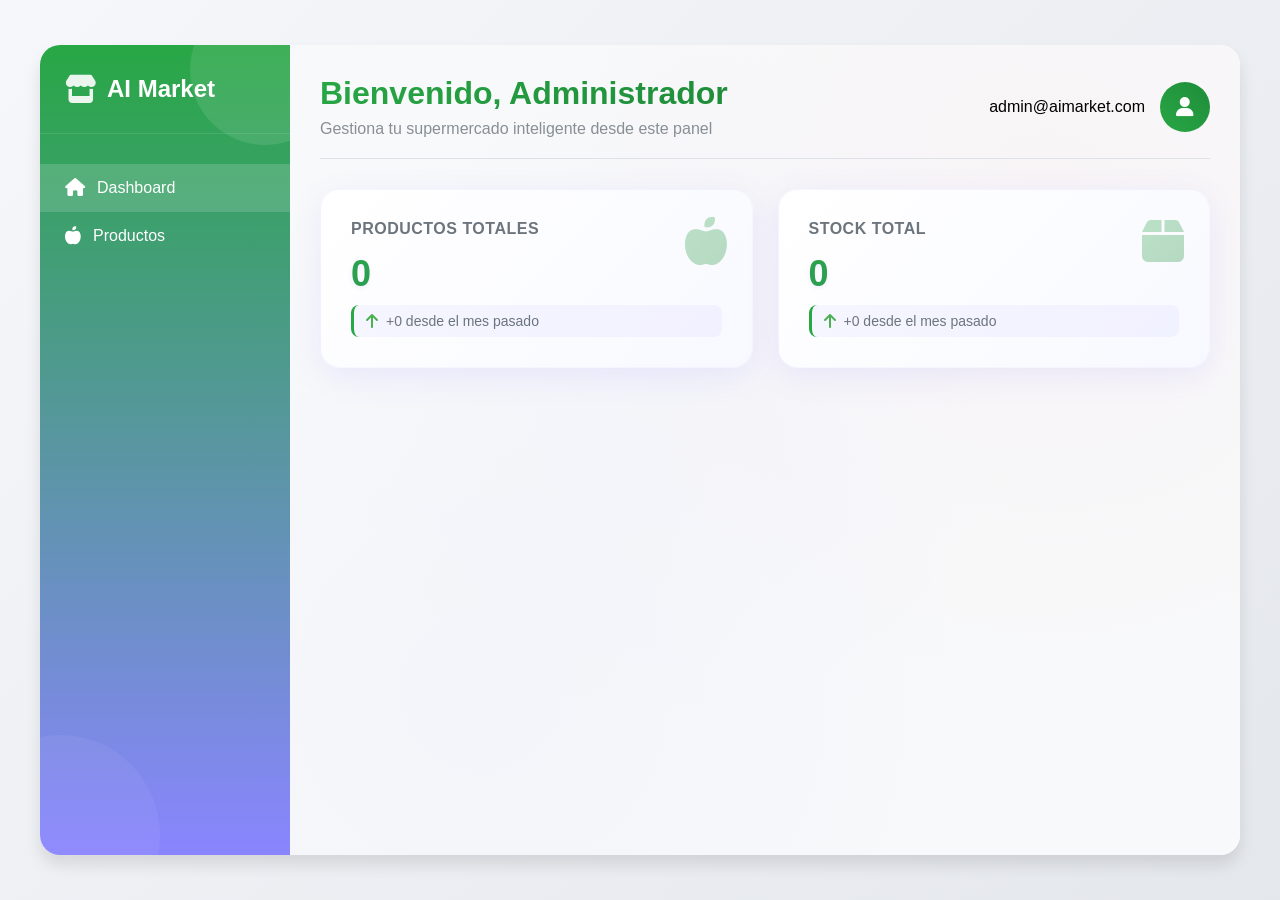
<file: Proyecto Final Marcos Web/Proyecto Final Marcos Web/Avance2 marco web/Marcos web avance 2/test-admin.html>
<!DOCTYPE html>
<html lang="es">
<head>
    <meta charset="UTF-8">
    <meta name="viewport" content="width=device-width, initial-scale=1.0">
    <title>Test Administración - AI Market</title>
    <link rel="stylesheet" href="https://cdnjs.cloudflare.com/ajax/libs/font-awesome/6.4.0/css/all.min.css">
    <link rel="stylesheet" href="css/administracion.css">
</head>
<body>
    <div class="admin-container">
        <div class="sidebar">
            <div class="brand">
                <i class="fas fa-store"></i>
                <h1>AI Market</h1>
            </div>
            <div class="nav-links">
                <div class="nav-item active">
                    <i class="fas fa-home"></i>
                    <span>Dashboard</span>
                </div>
                <div class="nav-item">
                    <i class="fas fa-apple-alt"></i>
                    <span>Productos</span>
                </div>
            </div>
        </div>
        
        <div class="main-content">
            <div class="header">
                <div class="welcome">
                    <h2>Bienvenido, Administrador</h2>
                    <p>Gestiona tu supermercado inteligente desde este panel</p>
                </div>
                <div class="user-info">
                    <span>admin@aimarket.com</span>
                    <div class="user-avatar">
                        <i class="fas fa-user"></i>
                    </div>
                </div>
            </div>
            
            <div class="dashboard-cards">
                <div class="card">
                    <div class="card-title">Productos Totales</div>
                    <div class="card-value">0</div>
                    <div class="card-info">
                        <i class="fas fa-arrow-up"></i>
                        <span>+0 desde el mes pasado</span>
                    </div>
                    <div class="card-icon">
                        <i class="fas fa-apple-alt"></i>
                    </div>
                </div>
                
                <div class="card">
                    <div class="card-title">Stock Total</div>
                    <div class="card-value">0</div>
                    <div class="card-info">
                        <i class="fas fa-arrow-up"></i>
                        <span>+0 desde el mes pasado</span>
                    </div>
                    <div class="card-icon">
                        <i class="fas fa-box"></i>
                    </div>
                </div>
            </div>
        </div>
    </div>
</body>
</html>
</file>
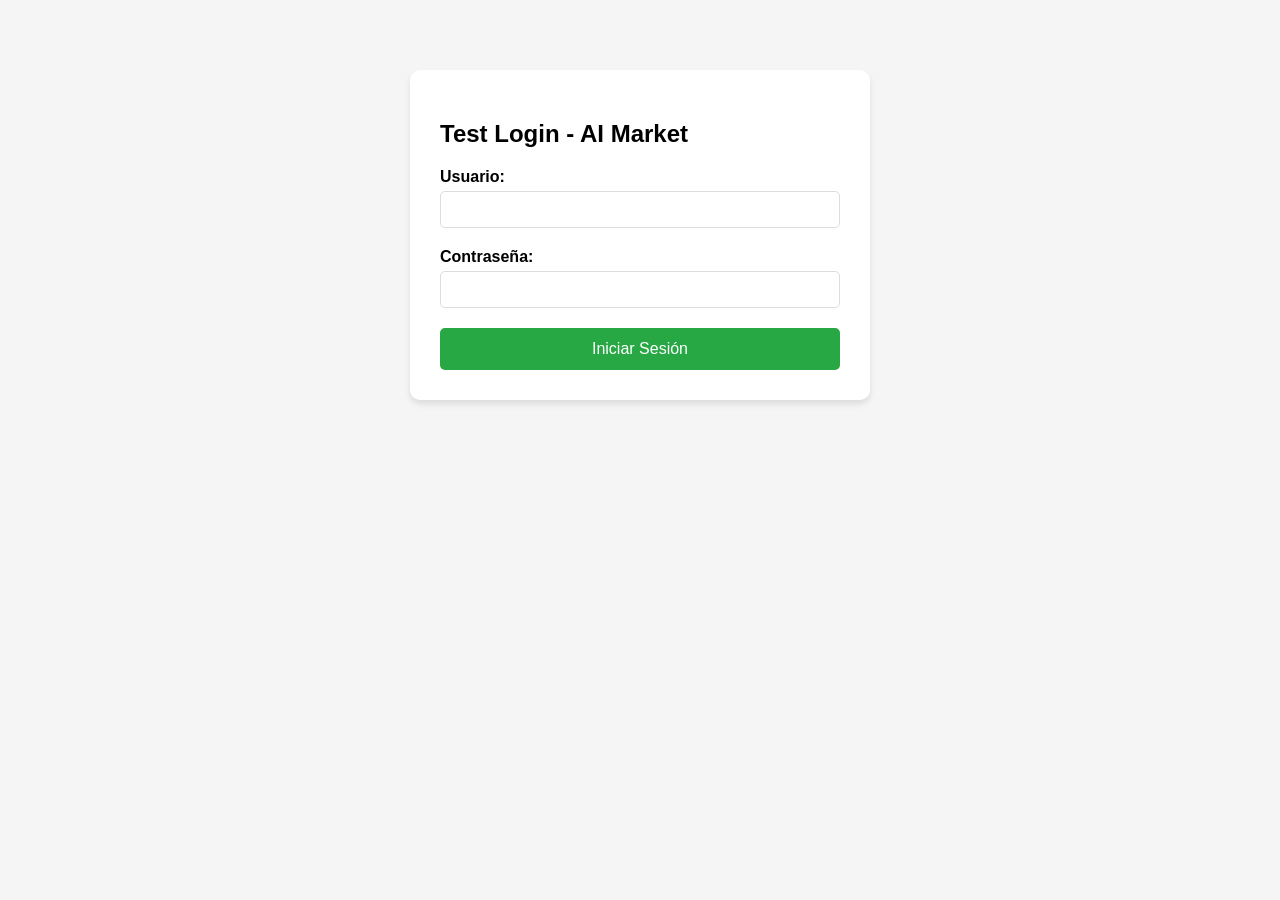
<file: Proyecto Final Marcos Web/Proyecto Final Marcos Web/Avance2 marco web/Marcos web avance 2/test-login.html>
<!DOCTYPE html>
<html lang="es">
<head>
    <meta charset="UTF-8">
    <meta name="viewport" content="width=device-width, initial-scale=1.0">
    <title>Test Login - AI Market</title>
    <style>
        body {
            font-family: Arial, sans-serif;
            background: #f5f5f5;
            margin: 0;
            padding: 20px;
        }
        .login-container {
            max-width: 400px;
            margin: 50px auto;
            background: white;
            padding: 30px;
            border-radius: 10px;
            box-shadow: 0 4px 6px rgba(0,0,0,0.1);
        }
        .form-group {
            margin-bottom: 20px;
        }
        label {
            display: block;
            margin-bottom: 5px;
            font-weight: bold;
        }
        input {
            width: 100%;
            padding: 10px;
            border: 1px solid #ddd;
            border-radius: 5px;
            box-sizing: border-box;
        }
        button {
            width: 100%;
            padding: 12px;
            background: #28a745;
            color: white;
            border: none;
            border-radius: 5px;
            cursor: pointer;
            font-size: 16px;
        }
        button:hover {
            background: #218838;
        }
        .error {
            color: red;
            margin-top: 10px;
            display: none;
        }
        .success {
            color: green;
            margin-top: 10px;
            display: none;
        }
        .admin-panel {
            display: none;
            background: white;
            padding: 20px;
            border-radius: 10px;
            margin-top: 20px;
        }
    </style>
</head>
<body>
    <div class="login-container">
        <h2>Test Login - AI Market</h2>
        <form id="login-form">
            <div class="form-group">
                <label for="username">Usuario:</label>
                <input type="text" id="username" required>
            </div>
            <div class="form-group">
                <label for="password">Contraseña:</label>
                <input type="password" id="password" required>
            </div>
            <button type="submit">Iniciar Sesión</button>
        </form>
        <div id="error" class="error">Usuario o contraseña incorrectos</div>
        <div id="success" class="success">¡Login exitoso!</div>
    </div>

    <div id="admin-panel" class="admin-panel">
        <h2>Panel de Administración</h2>
        <p>¡Bienvenido al panel de administración!</p>
        <button onclick="cerrarSesion()">Cerrar Sesión</button>
    </div>

    <script>
        document.getElementById('login-form').addEventListener('submit', function(e) {
            e.preventDefault();
            
            const username = document.getElementById('username').value;
            const password = document.getElementById('password').value;
            
            console.log('Usuario:', username);
            console.log('Contraseña:', password);
            
            if (username === 'admin' && password === 'admin123') {
                document.getElementById('login-container').style.display = 'none';
                document.getElementById('admin-panel').style.display = 'block';
                document.getElementById('success').style.display = 'block';
                document.getElementById('error').style.display = 'none';
            } else {
                document.getElementById('error').style.display = 'block';
                document.getElementById('success').style.display = 'none';
            }
        });
        
        function cerrarSesion() {
            document.getElementById('login-container').style.display = 'block';
            document.getElementById('admin-panel').style.display = 'none';
            document.getElementById('username').value = '';
            document.getElementById('password').value = '';
        }
    </script>
</body>
</html>
</file>
<file: Proyecto Final Marcos Web/Proyecto Final Marcos Web/Avance2 marco web/Marcos web avance 2/css/index.css>
/* Tipografía y colores base */
:root { --ai-green: #28a745; }
@import url('https://fonts.googleapis.com/css2?family=Inter:wght@400;600;800&display=swap');

body { font-family: 'Inter', 'Segoe UI', Tahoma, sans-serif; background-color: #ffffff; letter-spacing: .1px; }
h1, h2, h3, h4, h5 { font-weight: 800; letter-spacing: .2px; }
.navbar .navbar-brand { font-weight: 800; letter-spacing: .3px; }
.card-title { font-weight: 600; }
.price { font-weight: 700; }

/* Navbar */
.navbar { background-color: #28a745; }
.navbar .navbar-brand { color: #ffffff !important; }
.navbar .nav-link, .navbar .btn-outline-success { color: #ffffff; border: none; background: transparent; }
.navbar .btn-outline-success:hover { background-color: rgba(255,255,255,0.15); color: #ffffff; }
.navbar .btn.btn-success { background-color: #1f8c39; border-color: #1f8c39; }
.navbar .form-control { background-color: #ffffff; color: #212529; border-radius: 10px; }
.navbar .btn { border-radius: 10px; }
.navbar .btn, .navbar .form-control { height: 34px; padding-top: .25rem; padding-bottom: .25rem; }
.navbar .btn-sm, .navbar .form-control-sm { height: 32px; }

/* Hero banner */
#heroCarousel { height: 500px; }
.carousel-inner { height: 100%; }
.hero-banner { position: relative; height: 100%; background-size: cover; background-position: center; }
.hero-banner .hero-overlay { position: absolute; inset: 0; background: rgba(0,0,0,0.3); z-index: 1; }
.hero-banner .container { height: 100%; position: relative; z-index: 2; }
.hero-banner .row { height: 100%; }
.hero-banner .col-lg-8 { display: flex; flex-direction: column; justify-content: center; }

/* Product cards */
.product-card { border-radius: 14px; overflow: hidden; box-shadow: 0 6px 18px rgba(0,0,0,0.06); transition: transform .2s ease, box-shadow .2s ease; border: 1px solid #e6f3ea; }
.product-card:hover { transform: translateY(-4px); box-shadow: 0 10px 24px rgba(0,0,0,0.12); }

/* Footer */
footer { background-color: #28a745 !important; color: #ffffff !important; border-top: 1px solid rgba(255,255,255,0.25); }
footer h6 { color: #ffffff; }
footer .text-white-50 { color: rgba(255,255,255,0.85) !important; }
footer a { color: #ffffff !important; opacity: 0.95; }
footer a:hover { opacity: 1; text-decoration: underline; }

/* Footer social icons */
.footer-social-icon {
    display: inline-flex;
    align-items: center;
    justify-content: center;
    width: 40px;
    height: 40px;
    background-color: rgba(255,255,255,0.1);
    color: #ffffff;
    border-radius: 50%;
    text-decoration: none;
    transition: all 0.3s ease;
}

.footer-social-icon:hover {
    background-color: var(--ai-green);
    color: #ffffff;
    transform: translateY(-2px);
}

/* Logo de la empresa */
.navbar-brand .logo-circle {
    width: 28px;
    height: 28px;
    display: inline-flex;
    align-items: center;
    justify-content: center;
    font-weight: 800;
}

/* Formulario de búsqueda */
.navbar .search-form {
    max-width: 600px;
}

/* Imagen en tarjetas: contenedor uniforme */
.product-card .image-wrap { background: #ffffff; height: 250px; width: 100%; display: flex; align-items: center; justify-content: center; overflow: hidden; position: relative; }
.product-card .image-wrap img { width: 100%; height: 100%; object-fit: cover; transition: transform .3s ease; }
.product-card:hover .image-wrap img { transform: scale(1.03); }
</file>
<file: Proyecto Final Marcos Web/Proyecto Final Marcos Web/Avance2 marco web/Marcos web avance 2/css/carrito.css>
/* =========================================== */
/* CONFIGURACIÓN BASE */
/* =========================================== */

/* Variables CSS */
:root { --ai-green: #28a745; }

/* Importación de fuentes */
@import url('https://fonts.googleapis.com/css2?family=Inter:wght@400;600;800&display=swap');

/* Tipografía base */
body { font-family: 'Inter', 'Segoe UI', Tahoma, sans-serif; background-color: #ffffff; letter-spacing: .1px; }
h1, h2, h3, h4, h5 { font-weight: 800; letter-spacing: .2px; }
.navbar .navbar-brand { font-weight: 800; letter-spacing: .3px; }

/* =========================================== */
/* NAVBAR */
/* =========================================== */
.navbar { background-color: #28a745; }
.navbar .navbar-brand { color: #ffffff !important; }
.navbar .nav-link, .navbar .btn-outline-success { color: #ffffff; border: none; background: transparent; }
.navbar .btn-outline-success:hover { background-color: rgba(255,255,255,0.15); color: #ffffff; }
.navbar .btn.btn-success { background-color: #1f8c39; border-color: #1f8c39; }
.navbar .form-control { background-color: #ffffff; color: #212529; border-radius: 10px; }
.navbar .btn { border-radius: 10px; }
.navbar .btn, .navbar .form-control { height: 34px; padding-top: .25rem; padding-bottom: .25rem; }
.navbar .btn-sm, .navbar .form-control-sm { height: 32px; }

/* Logo de la empresa */
.navbar-brand .logo-circle {
    width: 28px;
    height: 28px;
    display: inline-flex;
    align-items: center;
    justify-content: center;
    font-weight: 800;
}

/* Formulario de búsqueda */
.navbar .search-form {
    max-width: 600px;
}

/* =========================================== */
/* FOOTER */
/* =========================================== */
footer { background-color: #28a745 !important; color: #ffffff !important; border-top: 1px solid rgba(255,255,255,0.25); }
footer h6 { color: #ffffff; }
footer .text-white-50 { color: rgba(255,255,255,0.85) !important; }
footer a { color: #ffffff !important; opacity: 0.95; }
footer a:hover { opacity: 1; text-decoration: underline; }

/* Iconos sociales del footer */
.footer-social-icon {
    display: inline-flex;
    align-items: center;
    justify-content: center;
    width: 40px;
    height: 40px;
    background-color: rgba(255,255,255,0.1);
    color: #ffffff;
    border-radius: 50%;
    text-decoration: none;
    transition: all 0.3s ease;
}

.footer-social-icon:hover {
    background-color: var(--ai-green);
    color: #ffffff;
    transform: translateY(-2px);
}

/* =========================================== */
/* ESTILOS ESPECÍFICOS DEL CARRITO */
/* =========================================== */

/* Imágenes de productos en el carrito */
.cart-item-img {
    width: 80px;
    height: 80px;
    object-fit: cover;
    border-radius: 8px;
}

/* Input de cantidad */
.quantity-input {
    width: 60px;
    text-align: center;
}

/* Oculta las flechas en el input de tipo number */
.quantity-input::-webkit-outer-spin-button,
.quantity-input::-webkit-inner-spin-button {
    -webkit-appearance: none;
    margin: 0;
}

.quantity-input[type=number] {
    -moz-appearance: textfield;
}

/* Tarjetas del carrito */
.card {
    border-radius: 14px;
    border: 1px solid #e6f3ea;
    box-shadow: 0 6px 18px rgba(0,0,0,0.06);
}
</file>
<file: Proyecto Final Marcos Web/Proyecto Final Marcos Web/Avance2 marco web/Marcos web avance 2/css/catalogo.css>
:root { --ai-green: #28a745; }
@import url('https://fonts.googleapis.com/css2?family=Inter:wght@400;600;800&display=swap');
body { font-family: 'Inter', 'Segoe UI', Tahoma, sans-serif; letter-spacing: .1px; }
h1, h2, h3, h4, h5 { font-weight: 800; letter-spacing: .2px; }
.card-title { font-weight: 600; }
.navbar {
    background-color: #28a745; /* Verde principal */
    z-index: 1030; /* Asegura que la navbar esté por encima de otros elementos sticky */
}
.navbar .navbar-brand { color: #ffffff; }
.navbar .nav-link, .navbar .btn-outline-success { color: #ffffff; border-color: #ffffff; }
.navbar .btn-outline-success:hover { background-color: #ffffff; color: #28a745; }
.navbar .btn.btn-success { background-color: #1f8c39; border-color: #1f8c39; }
.navbar .form-control { background-color: #ffffff; color: #212529; }

/* Sidebar */
.sidebar { width: 250px; background: #f8f9fa; border-radius: 12px; }
.sidebar .nav-link { color: #495057; border-radius: 8px; padding: .5rem .75rem; }
.sidebar .nav-link:hover { background: #eaf7ef; color: var(--ai-green); }

/* Product grid */
.product-card { border-radius: 14px; overflow: hidden; box-shadow: 0 6px 18px rgba(0,0,0,0.06); transition: transform .2s ease, box-shadow .2s ease; }
.product-card:hover { transform: translateY(-4px); box-shadow: 0 10px 24px rgba(0,0,0,0.12); }
.product-card .card-img-top { object-fit: contain; height: 160px; background: #f8f9fa; }

/* Footer transparente */
footer { background-color: #28a745 !important; color: #ffffff !important; border-top: 1px solid rgba(255,255,255,0.25); }
footer h6 { color: #ffffff; }
footer .text-white-50 { color: rgba(255,255,255,0.85) !important; }
footer a { color: #ffffff !important; opacity: 0.95; }
footer a:hover { opacity: 1; text-decoration: underline; }

/* Mejora de tarjetas */
.product-card {
    border: 1px solid #e9ecef;
    transition: box-shadow .2s ease-in-out;
}

.product-card:hover {
    box-shadow: 0 .5rem 1rem rgba(0,0,0,.15);
    transform: translateY(-2px);
}

.product-card .image-wrap {
    height: 200px; /* Altura fija para todas las imágenes */
    overflow: hidden;
    padding: 0.5rem;
    background-color: #fff;
}

.product-card .image-wrap img {
    width: 100%;
    height: 100%;
    object-fit: contain; /* Ajusta la imagen sin cortarla ni deformarla */
}

/* Logo de la empresa */
.navbar-brand .logo-circle {
    width: 28px;
    height: 28px;
    display: inline-flex;
    align-items: center;
    justify-content: center;
    font-weight: 800;
}

/* Formulario de búsqueda */
.navbar .search-form {
    max-width: 600px;
}

/* Footer social icons */
.footer-social-icon {
    display: inline-flex;
    align-items: center;
    justify-content: center;
    width: 40px;
    height: 40px;
    background-color: rgba(255,255,255,0.1);
    color: #ffffff;
    border-radius: 50%;
    text-decoration: none;
    transition: all 0.3s ease;
}

.footer-social-icon:hover {
    background-color: var(--ai-green);
    color: #ffffff;
    transform: translateY(-2px);
}

/* Layout adjustments */
@media (max-width: 991.98px) { .sidebar { width: 100%; } }

/* Estilos para el nuevo footer */
.footer-social-icon {
    width: 32px;
    height: 32px;
    border-radius: 50%;
    display: inline-flex;
    align-items: center;
    justify-content: center;
    background-color: rgba(255, 255, 255, 0.1);
    color: #fff;
    transition: background-color .2s;
}

.footer-social-icon:hover {
    background-color: rgba(255, 255, 255, 0.2);
    color: #fff;
}

/* Footer Mejorado */
footer.bg-dark {
    background-color: #343a40 !important;
}

footer .container.py-5 {
    padding-top: 3rem !important;
    padding-bottom: 3rem !important;
}

footer h5 {
    color: #28a745;
}

footer h6 {
    color: #ffffff;
}

footer .text-white-50 {
    color: rgba(255, 255, 255, 0.85) !important;
}

footer a {
    color: #ffffff !important;
    opacity: 0.95;
}

footer a:hover {
    opacity: 1;
    text-decoration: underline;
}

footer .footer-social-icon {
    width: 36px;
    height: 36px;
    border-radius: 50%;
    display: inline-flex;
    align-items: center;
    justify-content: center;
    background-color: rgba(255, 255, 255, 0.1);
    color: #fff;
    transition: background-color .2s;
}

footer .footer-social-icon:hover {
    background-color: rgba(255, 255, 255, 0.2);
    color: #fff;
}

footer .bg-black {
    background-color: #000000 !important;
}

footer .bg-opacity-25 {
    background-color: rgba(0, 0, 0, 0.25) !important;
}

footer .py-3 {
    padding-top: 1rem !important;
    padding-bottom: 1rem !important;
}

footer .text-center {
    text-align: center !important;
}

footer .small {
    font-size: .875rem !important;
}

/* --- NUEVOS ESTILOS PARA EL CATÁLOGO --- */

/* Mejora para la barra de categorías */
#category-filter .nav-link {
    color: #495057;
    border-radius: 0.375rem; /* Bordes redondeados */
    margin-bottom: 4px;
    transition: background-color .2s, color .2s;
}

#category-filter .nav-link:hover {
    background-color: #e9ecef;
    color: #000;
}

#category-filter .nav-link.active {
    background-color: #28a745; /* Verde principal */
    color: #fff;
    font-weight: 600;
}

/* Sombra y transición para las tarjetas de producto */
.product-card {
    transition: transform .2s ease-in-out, box-shadow .2s ease-in-out;
    border: 1px solid #e9ecef;
}

.product-card:hover {
    transform: translateY(-5px);
    box-shadow: 0 .5rem 1rem rgba(0,0,0,.15)!important;
}

/* --- NUEVOS ESTILOS GLOBALES Y DE PÁGINA --- */

/* Estilo para el Hero Banner de index.html */
.hero-banner {
    height: 60vh;
    min-height: 400px;
    background-size: cover;
    background-position: center;
}

.hero-overlay {
    background-color: rgba(0, 0, 0, 0.5);
}

/* Estilo para la página del carrito (carrito.html) */
.cart-item-img {
    width: 80px;
    height: 80px;
    object-fit: cover;
}

.quantity-input {
    text-align: center;
    -moz-appearance: textfield; /* Firefox */
}

.quantity-input::-webkit-outer-spin-button,
.quantity-input::-webkit-inner-spin-button {
    -webkit-appearance: none;
    margin: 0;
}
</file>
<file: Proyecto Final Marcos Web/Proyecto Final Marcos Web/Avance2 marco web/Marcos web avance 2/css/administracion.css>
:root {
    --primary: #28a745;
    --secondary: #1f8c39;
    --dark: #2D3748;
    --light: #f8f9fa;
    --gray: #e9ecef;
    --border: #dee2e6;
    --text-dark: #212529;
    --text-light: #6c757d;
    --shadow-sm: 0 2px 4px rgba(0, 0, 0, 0.1);
    --shadow-md: 0 4px 6px rgba(0, 0, 0, 0.1);
    --shadow-lg: 0 10px 15px rgba(0, 0, 0, 0.1);
}

* {
    margin: 0;
    padding: 0;
    box-sizing: border-box;
    font-family: 'Segoe UI', Tahoma, Geneva, Verdana, sans-serif;
}

body {
    background: linear-gradient(135deg, #f5f7fa, #e4e7ec);
    min-height: 100vh;
    display: flex;
    justify-content: center;
    align-items: center;
    padding: 20px;
}

.admin-container {
    width: 100%;
    max-width: 1200px;
    background: white;
    border-radius: 20px;
    box-shadow: var(--shadow-lg);
    overflow: hidden;
    display: flex;
    min-height: 90vh;
    animation: fadeIn 0.8s ease-out;
}

@keyframes fadeIn {
    from {
        opacity: 0;
        transform: translateY(20px);
    }

    to {
        opacity: 1;
        transform: translateY(0);
    }
}

.sidebar {
    width: 250px;
    background: linear-gradient(to bottom, var(--primary), #8a85ff);
    color: white;
    padding: 30px 0;
    position: relative;
    overflow: hidden;
}

.sidebar::before {
    content: "";
    position: absolute;
    top: -50px;
    right: -50px;
    width: 150px;
    height: 150px;
    border-radius: 50%;
    background: rgba(255, 255, 255, 0.1);
}

.sidebar::after {
    content: "";
    position: absolute;
    bottom: -80px;
    left: -80px;
    width: 200px;
    height: 200px;
    border-radius: 50%;
    background: rgba(255, 255, 255, 0.05);
}

.brand {
    display: flex;
    align-items: center;
    padding: 0 25px 30px;
    border-bottom: 1px solid rgba(255, 255, 255, 0.1);
}

.brand h1 {
    font-size: 24px;
    font-weight: 700;
    margin-left: 10px;
}

.brand i {
    font-size: 28px;
    color: rgba(255, 255, 255, 0.9);
}

.nav-links {
    padding: 30px 0;
}

.nav-item {
    padding: 15px 25px;
    display: flex;
    align-items: center;
    font-size: 16px;
    font-weight: 500;
    transition: all 0.3s ease;
    cursor: pointer;
    position: relative;
}

.nav-item:hover {
    background: rgba(255, 255, 255, 0.1);
}

.nav-item.active {
    background: rgba(255, 255, 255, 0.15);
}

.nav-item i {
    margin-right: 12px;
    font-size: 18px;
}

.main-content {
    flex: 1;
    padding: 30px;
    background: var(--light);
    position: relative;
    overflow: hidden;
}

.main-content::before {
    content: '';
    position: absolute;
    top: 0;
    left: 0;
    right: 0;
    bottom: 0;
    background: 
        radial-gradient(circle at 20% 80%, rgba(108, 99, 255, 0.03) 0%, transparent 50%),
        radial-gradient(circle at 80% 20%, rgba(255, 101, 132, 0.03) 0%, transparent 50%),
        radial-gradient(circle at 40% 40%, rgba(108, 99, 255, 0.02) 0%, transparent 50%);
    pointer-events: none;
    z-index: 0;
}

.main-content > * {
    position: relative;
    z-index: 1;
}

.header {
    display: flex;
    justify-content: space-between;
    align-items: center;
    margin-bottom: 30px;
    padding-bottom: 20px;
    border-bottom: 1px solid var(--border);
}

.welcome h2 {
    color: var(--dark);
    font-size: 32px;
    font-weight: 800;
    background: linear-gradient(135deg, var(--primary), var(--secondary));
    -webkit-background-clip: text;
    -webkit-text-fill-color: transparent;
    background-clip: text;
    margin-bottom: 8px;
}

.welcome p {
    color: var(--text-light);
    margin-top: 5px;
    font-size: 16px;
    font-weight: 500;
    opacity: 0.8;
}

.user-info {
    display: flex;
    align-items: center;
}

.user-avatar {
    width: 50px;
    height: 50px;
    border-radius: 50%;
    background: linear-gradient(45deg, var(--primary), var(--secondary));
    display: flex;
    align-items: center;
    justify-content: center;
    color: white;
    font-weight: 600;
    font-size: 20px;
    margin-left: 15px;
}

.dashboard-cards {
    display: grid;
    grid-template-columns: repeat(auto-fit, minmax(280px, 1fr));
    gap: 25px;
    margin-bottom: 40px;
}

.card {
    background: linear-gradient(135deg, #ffffff 0%, #f8f9ff 100%);
    border-radius: 20px;
    padding: 30px;
    box-shadow: 0 8px 32px rgba(108, 99, 255, 0.1);
    transition: all 0.4s cubic-bezier(0.4, 0, 0.2, 1);
    position: relative;
    overflow: hidden;
    border: 1px solid rgba(108, 99, 255, 0.05);
}

.card:hover {
    transform: translateY(-8px) scale(1.02);
    box-shadow: 0 20px 40px rgba(108, 99, 255, 0.15);
    border-color: rgba(108, 99, 255, 0.2);
}

.clickable-card {
    cursor: pointer;
    transition: all 0.3s ease;
    position: relative;
    overflow: hidden;
}

.clickable-card:hover {
    transform: translateY(-5px);
    box-shadow: 0 15px 35px rgba(108, 99, 255, 0.3);
}

.clickable-card::after {
    content: "Click para ver detalles";
    position: absolute;
    bottom: 10px;
    left: 50%;
    transform: translateX(-50%);
    background: rgba(108, 99, 255, 0.9);
    color: white;
    padding: 4px 8px;
    border-radius: 4px;
    font-size: 10px;
    font-weight: 600;
    opacity: 0;
    pointer-events: none;
    transition: opacity 0.3s ease;
    z-index: 2;
}

.clickable-card:hover::after {
    opacity: 1;
}

.clickable-card:active {
    transform: translateY(-2px);
    box-shadow: 0 8px 25px rgba(108, 99, 255, 0.4);
}

/* Estilos para las secciones de detalles del dashboard */
.products-detail-grid {
    display: grid;
    grid-template-columns: repeat(auto-fill, minmax(300px, 1fr));
    gap: 20px;
    margin-top: 20px;
}

.product-detail-card {
    background: white;
    border-radius: 15px;
    padding: 20px;
    box-shadow: var(--shadow-sm);
    transition: all 0.3s ease;
    border: 1px solid var(--border);
}

.product-detail-card:hover {
    transform: translateY(-3px);
    box-shadow: var(--shadow-md);
}

.product-detail-image {
    width: 100%;
    height: 200px;
    object-fit: cover;
    border-radius: 10px;
    margin-bottom: 15px;
}

.product-detail-info h4 {
    color: var(--dark);
    margin-bottom: 8px;
    font-size: 18px;
}

.product-detail-info p {
    color: var(--text-light);
    margin-bottom: 5px;
    font-size: 14px;
}

.product-detail-price {
    color: var(--primary);
    font-weight: 600;
    font-size: 16px;
    margin-top: 10px;
}

.stock-detail-table,
.value-detail-table {
    margin-top: 20px;
    background: white;
    border-radius: 15px;
    overflow: hidden;
    box-shadow: var(--shadow-sm);
}

.stock-detail-table table,
.value-detail-table table {
    width: 100%;
    border-collapse: collapse;
}

.stock-detail-table th,
.stock-detail-table td,
.value-detail-table th,
.value-detail-table td {
    padding: 15px;
    text-align: left;
    border-bottom: 1px solid var(--border);
}

.stock-detail-table th,
.value-detail-table th {
    background: var(--primary);
    color: white;
    font-weight: 600;
}

.stock-detail-table tr:hover,
.value-detail-table tr:hover {
    background: #f8f9fa;
}

.stock-quantity {
    font-weight: 600;
    color: var(--primary);
}

.value-amount {
    font-weight: 600;
    color: #28a745;
}

.total-row {
    background: #e8f5e8 !important;
    font-weight: 600;
}

.total-row td {
    border-top: 2px solid #28a745;
}

.card::before {
    content: "";
    position: absolute;
    top: 0;
    left: 0;
    right: 0;
    height: 6px;
    background: linear-gradient(90deg, var(--primary), var(--secondary), #FF6584);
    transform: scaleX(0);
    transition: transform 0.4s cubic-bezier(0.4, 0, 0.2, 1);
    border-radius: 20px 20px 0 0;
}

.card:hover::before {
    transform: scaleX(1);
}

.card-title {
    color: var(--text-light);
    font-size: 16px;
    margin-bottom: 15px;
    font-weight: 600;
    text-transform: uppercase;
    letter-spacing: 0.5px;
}

.card-value {
    font-size: 36px;
    font-weight: 800;
    background: linear-gradient(135deg, var(--primary), var(--secondary));
    -webkit-background-clip: text;
    -webkit-text-fill-color: transparent;
    background-clip: text;
    margin-bottom: 10px;
    text-shadow: 0 2px 4px rgba(108, 99, 255, 0.1);
}

.card-info {
    display: flex;
    align-items: center;
    color: var(--text-light);
    font-size: 14px;
    font-weight: 500;
    padding: 8px 12px;
    background: rgba(108, 99, 255, 0.05);
    border-radius: 8px;
    border-left: 3px solid var(--primary);
}

.card-info i {
    margin-right: 8px;
    color: #4CAF50;
    font-size: 16px;
    animation: pulse 2s infinite;
}

.card-icon {
    position: absolute;
    top: 25px;
    right: 25px;
    font-size: 48px;
    background: linear-gradient(135deg, var(--primary), var(--secondary));
    -webkit-background-clip: text;
    -webkit-text-fill-color: transparent;
    background-clip: text;
    opacity: 0.3;
    transition: all 0.3s ease;
}

.card:hover .card-icon {
    opacity: 0.6;
    transform: scale(1.1) rotate(5deg);
}

.admin-section {
    background: white;
    border-radius: 15px;
    padding: 30px;
    box-shadow: var(--shadow-sm);
    margin-bottom: 30px;
    animation: slideIn 0.5s ease-out;
}

@keyframes slideIn {
    from {
        opacity: 0;
        transform: translateX(20px);
    }

    to {
        opacity: 1;
        transform: translateX(0);
    }
}

.section-header {
    display: flex;
    justify-content: space-between;
    align-items: center;
    margin-bottom: 25px;
}

.section-header h3 {
    font-size: 22px;
    color: var(--dark);
    font-weight: 700;
}

.btn {
    padding: 12px 25px;
    border-radius: 8px;
    border: none;
    font-weight: 600;
    cursor: pointer;
    transition: all 0.3s ease;
    display: inline-flex;
    align-items: center;
}

.btn-primary {
    background: linear-gradient(135deg, var(--primary), #8a85ff);
    color: white;
    border: none;
    padding: 15px 30px;
    border-radius: 12px;
    cursor: pointer;
    transition: all 0.3s ease;
    font-size: 16px;
    font-weight: 600;
    box-shadow: 0 6px 20px rgba(108, 99, 255, 0.3);
    position: relative;
    overflow: hidden;
    display: flex;
    align-items: center;
    gap: 10px;
    justify-content: center;
}

.btn-primary::before {
    content: '';
    position: absolute;
    top: 0;
    left: -100%;
    width: 100%;
    height: 100%;
    background: linear-gradient(90deg, transparent, rgba(255, 255, 255, 0.2), transparent);
    transition: left 0.6s ease;
}

.btn-primary:hover::before {
    left: 100%;
}

.btn-primary:hover {
    background: linear-gradient(135deg, #5a52d5, #7a75ff);
    transform: translateY(-3px);
    box-shadow: 0 8px 25px rgba(108, 99, 255, 0.4);
}

.btn-primary:active {
    transform: translateY(-1px);
    box-shadow: 0 4px 15px rgba(108, 99, 255, 0.3);
}

.btn-secondary {
    background: #6c757d;
    color: white;
    border: none;
    padding: 12px 24px;
    border-radius: 8px;
    cursor: pointer;
    font-size: 14px;
    font-weight: 600;
    transition: all 0.3s ease;
    display: inline-flex;
    align-items: center;
    gap: 8px;
}

.btn-secondary:hover {
    background: #5a6268;
    transform: translateY(-2px);
}

.btn i {
    margin-right: 8px;
}

.form-group {
    margin-bottom: 25px;
    position: relative;
}

.form-group label {
    display: block;
    margin-bottom: 10px;
    font-weight: 600;
    color: var(--dark);
    font-size: 15px;
    position: relative;
}

.form-group label::after {
    content: '';
    position: absolute;
    bottom: -2px;
    left: 0;
    width: 0;
    height: 2px;
    background: linear-gradient(90deg, var(--primary), var(--secondary));
    transition: width 0.3s ease;
}

.form-group:focus-within label::after {
    width: 100%;
}

.form-group input,
.form-group textarea,
.form-group select {
    width: 100%;
    padding: 18px 20px;
    border: 2px solid var(--border);
    border-radius: 12px;
    font-size: 16px;
    transition: all 0.3s ease;
    background: white;
    box-shadow: 0 2px 4px rgba(0, 0, 0, 0.05);
    min-height: 55px;
}

/* Mejorar campos específicos */
.form-group input[type="number"] {
    font-weight: 600;
    color: var(--primary);
    text-align: center;
    min-width: 120px;
}

.form-group input[type="text"] {
    font-size: 16px;
}

.form-group textarea {
    min-height: 120px;
    resize: vertical;
    line-height: 1.6;
}

.form-group input:focus,
.form-group textarea:focus,
.form-group select:focus {
    outline: none;
    border-color: var(--primary);
    box-shadow: 0 0 0 4px rgba(108, 99, 255, 0.1), 0 4px 8px rgba(0, 0, 0, 0.1);
    transform: translateY(-1px);
}

.form-group input:hover,
.form-group select:hover,
.form-group textarea:hover {
    border-color: #cbd5e0;
    box-shadow: 0 4px 8px rgba(0, 0, 0, 0.1);
}

.form-group textarea {
    resize: vertical;
    min-height: 120px;
    line-height: 1.6;
}

.form-row {
    display: grid;
    grid-template-columns: 1fr 1fr;
    gap: 25px;
}

/* Estilos especiales para el formulario de productos */
#product-form {
    background: white;
    padding: 30px;
    border-radius: 20px;
    box-shadow: 0 8px 25px rgba(0, 0, 0, 0.1);
    border: 1px solid rgba(108, 99, 255, 0.1);
    position: relative;
    overflow: hidden;
}

#product-form::before {
    content: '';
    position: absolute;
    top: 0;
    left: 0;
    right: 0;
    height: 4px;
    background: linear-gradient(90deg, var(--primary), var(--secondary));
}

#form-title {
    font-size: 24px;
    font-weight: 700;
    color: var(--dark);
    margin-bottom: 30px;
    text-align: center;
    position: relative;
}

#form-title::after {
    content: '';
    position: absolute;
    bottom: -10px;
    left: 50%;
    transform: translateX(-50%);
    width: 60px;
    height: 3px;
    background: linear-gradient(90deg, var(--primary), var(--secondary));
    border-radius: 2px;
}

/* Mejoras para campos específicos */
.form-group input[type="number"] {
    font-weight: 600;
    color: var(--primary);
}

.form-group input[type="text"][placeholder*="https"] {
    font-family: 'Courier New', monospace;
    font-size: 13px;
}

/* Animación de entrada para el formulario */
@keyframes formSlideIn {
    from {
        opacity: 0;
        transform: translateY(30px);
    }
    to {
        opacity: 1;
        transform: translateY(0);
    }
}

#product-form {
    animation: formSlideIn 0.6s ease-out;
}

/* Mejoras adicionales para la interfaz */
.admin-section {
    background: white;
    border-radius: 15px;
    padding: 25px;
    margin-bottom: 25px;
    box-shadow: 0 4px 15px rgba(0, 0, 0, 0.08);
    border: 1px solid rgba(108, 99, 255, 0.05);
    transition: all 0.3s ease;
}

.admin-section:hover {
    box-shadow: 0 6px 20px rgba(0, 0, 0, 0.12);
    transform: translateY(-2px);
}

/* Mejoras para el contenedor de colores e imágenes */
.colors-container,
.images-container {
    background: linear-gradient(135deg, #f8f9fa, #e9ecef);
    border-radius: 15px;
    padding: 20px;
    border: 2px solid var(--border);
    transition: all 0.3s ease;
}

.colors-container:focus-within,
.images-container:focus-within {
    border-color: var(--primary);
    box-shadow: 0 0 0 4px rgba(108, 99, 255, 0.1);
    background: linear-gradient(135deg, rgba(108, 99, 255, 0.05), rgba(255, 101, 132, 0.05));
}

/* Mejoras para el grupo de mapeo color-imagen */
.add-mapping-group {
    background: linear-gradient(135deg, #f8f9fa, #e9ecef);
    border-radius: 12px;
    padding: 20px;
    border: 2px solid var(--border);
    transition: all 0.3s ease;
    display: flex;
    align-items: center;
    gap: 15px;
    flex-wrap: wrap;
}

.add-mapping-group select {
    min-width: 150px;
    padding: 15px 18px;
    border: 2px solid var(--border);
    border-radius: 12px;
    font-size: 16px;
    background: white;
    cursor: pointer;
    transition: all 0.3s ease;
}

.add-mapping-group select:focus {
    border-color: var(--primary);
    box-shadow: 0 0 0 4px rgba(108, 99, 255, 0.1);
    outline: none;
}

/* Mejorar el layout en pantallas pequeñas */
@media (max-width: 768px) {
    .add-mapping-group {
        flex-direction: column;
        align-items: stretch;
    }
    
    .add-mapping-group select,
    .add-mapping-group input {
        width: 100%;
        margin-bottom: 10px;
    }
    
    .add-mapping-group .add-btn {
        width: 100%;
        justify-content: center;
    }
}

.add-mapping-group:focus-within {
    border-color: var(--primary);
    box-shadow: 0 0 0 4px rgba(108, 99, 255, 0.1);
    background: linear-gradient(135deg, rgba(108, 99, 255, 0.05), rgba(255, 101, 132, 0.05));
}

/* Efectos de hover para elementos interactivos */
.color-image-mapping-item {
    background: linear-gradient(135deg, #ffffff, #f8f9fa);
    border: 2px solid var(--border);
    border-radius: 15px;
    padding: 20px;
    margin-bottom: 15px;
    display: flex;
    align-items: center;
    gap: 20px;
    transition: all 0.3s ease;
    animation: fadeInUp 0.3s ease;
    box-shadow: 0 2px 8px rgba(0, 0, 0, 0.05);
}

.color-image-mapping-item:hover {
    border-color: var(--primary);
    box-shadow: 0 4px 15px rgba(108, 99, 255, 0.15);
    transform: translateY(-2px);
    background: linear-gradient(135deg, rgba(108, 99, 255, 0.05), rgba(255, 101, 132, 0.05));
}

.login-container {
    width: 100%;
    max-width: 400px;
    background: white;
    border-radius: 20px;
    box-shadow: var(--shadow-lg);
    padding: 40px;
    text-align: center;
    animation: fadeIn 0.8s ease-out;
}

.login-header {
    margin-bottom: 30px;
}

.login-header h2 {
    color: var(--primary);
    font-size: 28px;
    font-weight: 700;
    margin-bottom: 10px;
}

.login-header p {
    color: var(--text-light);
}

.input-icon {
    position: relative;
    margin-bottom: 20px;
}

.input-icon i {
    position: absolute;
    left: 15px;
    top: 15px;
    color: var(--primary);
}

.input-icon input {
    width: 100%;
    padding: 14px 14px 14px 45px;
    border: 1px solid var(--border);
    border-radius: 8px;
    font-size: 16px;
}

.login-btn {
    width: 100%;
    padding: 14px;
    background: var(--primary);
    color: white;
    border: none;
    border-radius: 8px;
    font-weight: 600;
    font-size: 16px;
    cursor: pointer;
    transition: background 0.3s ease;
    margin-top: 10px;
}

.login-btn:hover {
    background: #5a52ff;
}

.alert {
    padding: 15px;
    border-radius: 8px;
    margin-bottom: 20px;
    display: none;
}

.alert-error {
    background: #ffebee;
    color: #c62828;
    border: 1px solid #ffcdd2;
}

.hidden {
    display: none;
}

.notification {
    position: fixed;
    top: 20px;
    right: 20px;
    padding: 15px 25px;
    border-radius: 8px;
    background: #4CAF50;
    color: white;
    box-shadow: var(--shadow-md);
    display: flex;
    align-items: center;
    transform: translateX(120%);
    transition: transform 0.3s ease;
    z-index: 1000;
    border-left: 4px solid #45a049;
}

.notification.error {
    background: #f44336;
    border-left-color: #d32f2f;
}

.notification.show {
    transform: translateX(0);
}

.notification i {
    margin-right: 10px;
}

.product-list {
    max-height: 400px;
    overflow-y: auto;
    border: 1px solid var(--border);
    border-radius: 8px;
    padding: 10px;
}

.product-item {
    display: flex;
    align-items: center;
    padding: 15px;
    border-bottom: 1px solid var(--border);
    transition: background 0.3s ease;
}

.product-item:last-child {
    border-bottom: none;
}

.product-item:hover {
    background: var(--gray);
}

.product-img {
    width: 60px;
    height: 60px;
    border-radius: 8px;
    object-fit: cover;
    margin-right: 15px;
}

.product-info {
    flex: 1;
}

.product-name {
    font-weight: 600;
    color: var(--dark);
}

.product-price {
    color: var(--primary);
    font-weight: 600;
}

.product-actions {
    display: flex;
    gap: 10px;
}

.action-btn {
    width: 36px;
    height: 36px;
    border-radius: 50%;
    display: flex;
    align-items: center;
    justify-content: center;
    cursor: pointer;
    transition: all 0.3s ease;
}

.edit-btn {
    background: rgba(76, 175, 80, 0.1);
    color: #4CAF50;
}

.edit-btn:hover {
    background: #4CAF50;
    color: white;
}

.delete-btn {
    background: rgba(244, 67, 54, 0.1);
    color: #f44336;
}

.delete-btn:hover {
    background: #f44336;
    color: white;
}

.floating-btn {
    position: fixed;
    bottom: 30px;
    right: 30px;
    width: 60px;
    height: 60px;
    border-radius: 50%;
    background: var(--primary);
    color: white;
    display: flex;
    align-items: center;
    justify-content: center;
    font-size: 24px;
    box-shadow: 0 4px 15px rgba(108, 99, 255, 0.4);
    cursor: pointer;
    z-index: 99;
    transition: all 0.3s ease;
    animation: pulse 2s infinite;
}

.floating-btn:hover {
    transform: scale(1.1);
    box-shadow: 0 6px 20px rgba(108, 99, 255, 0.5);
}

@keyframes pulse {
    0% {
        box-shadow: 0 0 0 0 rgba(108, 99, 255, 0.7);
    }

    70% {
        box-shadow: 0 0 0 15px rgba(108, 99, 255, 0);
    }

    100% {
        box-shadow: 0 0 0 0 rgba(108, 99, 255, 0);
    }
}

@media (max-width: 768px) {
    .admin-container {
        flex-direction: column;
    }

    .sidebar {
        width: 100%;
        height: auto;
        flex-direction: row;
        overflow-x: auto;
        display: flex;
        justify-content: space-around;
        padding: 10px 0;
    }

    .nav-links {
        display: flex;
        flex-direction: column;
        gap: 10px;
        padding: 0;
    }

    .nav-item {
        padding: 10px;
        font-size: 14px;
    }

    .main-content {
        padding: 20px;
    }
}

/* --- PEDIDOS ADMIN --- */
#section-pedidos .section-header h3 {
  font-size: 2.2rem;
  color: var(--primary);
  letter-spacing: 1px;
  margin-bottom: 10px;
  text-shadow: 0 2px 8px rgba(108,99,255,0.12);
  animation: fadeInDown 0.7s;
}

@keyframes fadeInDown {
  from { opacity: 0; transform: translateY(-30px); }
  to { opacity: 1; transform: translateY(0); }
}

.admin-table {
  width: 100%;
  border-collapse: separate;
  border-spacing: 0;
  margin-top: 30px;
  background: #fff;
  box-shadow: 0 8px 32px rgba(108,99,255,0.10), 0 1.5px 4px rgba(0,0,0,0.04);
  border-radius: 18px;
  overflow: hidden;
  animation: fadeIn 1s;
}

.admin-table th, .admin-table td {
  padding: 16px 18px;
  text-align: left;
  font-size: 1.08rem;
}

.admin-table th {
  background: linear-gradient(90deg, var(--primary) 60%, #8a85ff 100%);
  color: #fff;
  font-weight: 700;
  border: none;
  letter-spacing: 0.5px;
}

.admin-table tr {
  transition: background 0.2s;
}

.admin-table tr:hover {
  background: #f3f0ff;
}

.admin-table td {
  border-bottom: 1px solid var(--gray);
  vertical-align: top;
}

.admin-table tr:last-child td {
  border-bottom: none;
}

.admin-table ul {
  margin: 0;
  padding-left: 18px;
  list-style: disc;
}

/* Badge de estado */
.admin-table td:last-child {
  font-weight: 600;
}
.admin-table .badge {
  display: inline-block;
  padding: 4px 14px;
  border-radius: 12px;
  font-size: 0.98rem;
  color: #fff;
  background: linear-gradient(90deg, #6C63FF 60%, #8a85ff 100%);
  box-shadow: 0 2px 8px rgba(108,99,255,0.10);
  letter-spacing: 0.5px;
  margin-left: 2px;
}
.admin-table .badge.pendiente {
  background: linear-gradient(90deg, #ffb347 60%, #ffcc80 100%);
  color: #7a4c00;
}
.admin-table .badge.completado {
  background: linear-gradient(90deg, #4CAF50 60%, #81c784 100%);
  color: #fff;
}
.admin-table .badge.cancelado {
  background: linear-gradient(90deg, #f44336 60%, #e57373 100%);
  color: #fff;
}

/* Responsive */

/* Responsive Sidebar */
@media (max-width: 900px) {
    .sidebar {
        position: fixed;
        left: -220px;
        top: 0;
        width: 220px;
        height: 100vh;
        z-index: 1000;
        background: linear-gradient(to bottom, var(--primary), #8a85ff); /* Mantén tu gradiente */
        color: white;
        box-shadow: 2px 0 10px rgba(0,0,0,0.07);
        transition: left 0.3s;
        padding: 30px 0;
        overflow-y: auto;
    }
    .sidebar.open {
        left: 0;
        display: flex;
        flex-direction: column;
        justify-content: center;
    }
    .main-content {
        margin-left: 0 !important;
    }
    .sidebar-toggle {
        display: block;
        position: fixed;
        top: 18px;
        left: 18px;
        z-index: 1100;
        background: #fff;
        border: none;
        font-size: 1.8em;
        color: #6C63FF;
        border-radius: 50%;
        width: 44px;
        height: 44px;
        box-shadow: 0 2px 8px rgba(108,99,255,0.07);
        cursor: pointer;
    }
}
@media (min-width: 901px) {
    .sidebar-toggle {
        display: none;
    }
}
@media (max-width: 900px) {
  .admin-table th, .admin-table td { padding: 10px 6px; font-size: 0.98rem; }
  .admin-table { font-size: 0.95rem; }
}
@media (max-width: 600px) {
  .admin-table, .admin-table thead, .admin-table tbody, .admin-table th, .admin-table td, .admin-table tr {
    display: block;
    width: 100%;
  }
  .admin-table thead { display: none; }
  .admin-table tr { margin-bottom: 18px; box-shadow: 0 2px 8px rgba(108,99,255,0.08); border-radius: 12px; background: #fff; }
  .admin-table td { border: none; padding: 10px 12px; position: relative; }
  .admin-table td:before {
    content: attr(data-label);
    font-weight: 700;
    color: var(--primary);
    display: block;
    margin-bottom: 4px;
    font-size: 0.98rem;
  }
}

.estadisticas-grid {
  display: grid;
  grid-template-columns: repeat(auto-fit, minmax(220px, 1fr));
  gap: 28px;
  margin-top: 30px;
  margin-bottom: 30px;
}
.estadistica-card {
  background: linear-gradient(135deg, #f8f9fa 60%, #e4e7ec 100%);
  border-radius: 18px;
  box-shadow: 0 4px 24px rgba(108,99,255,0.10), 0 1.5px 4px rgba(0,0,0,0.04);
  padding: 32px 18px 22px 18px;
  display: flex;
  flex-direction: column;
  align-items: center;
  position: relative;
  overflow: hidden;
  transition: transform 0.18s, box-shadow 0.18s;
  animation: fadeInUp 0.7s;
}
.estadistica-card:hover {
  transform: translateY(-7px) scale(1.04);
  box-shadow: 0 8px 32px rgba(108,99,255,0.18), 0 1.5px 4px rgba(0,0,0,0.08);
}
.estadistica-card .icono {
  font-size: 2.5rem;
  color: var(--primary);
  margin-bottom: 12px;
  filter: drop-shadow(0 2px 8px rgba(108,99,255,0.10));
}
.estadistica-card .valor {
  font-size: 2.3rem;
  font-weight: 800;
  color: #2D3748;
  margin-bottom: 6px;
  letter-spacing: 1px;
  text-shadow: 0 2px 8px rgba(108,99,255,0.08);
}
.estadistica-card .label {
  font-size: 1.08rem;
  color: var(--text-light);
  font-weight: 500;
  letter-spacing: 0.5px;
  text-align: center;
}
@keyframes fadeInUp {
  from { opacity: 0; transform: translateY(30px); }
  to { opacity: 1; transform: translateY(0); }
}

.pedidos-filtros {
  display: flex;
  gap: 10px;
  margin-bottom: 18px;
  flex-wrap: wrap;
}
.filtro-btn {
  background: #f3f0ff;
  color: #6C63FF;
  border: none;
  border-radius: 8px;
  padding: 8px 18px;
  font-weight: 600;
  font-size: 1rem;
  cursor: pointer;
  transition: background 0.18s, color 0.18s, box-shadow 0.18s;
  box-shadow: 0 1px 4px rgba(108,99,255,0.06);
}
.filtro-btn.active, .filtro-btn:hover {
  background: var(--primary);
  color: white;
  transform: translateY(-2px);
}

/* ===============================
   Estilos para Categorías
   =============================== */

.category-list {
    display: flex;
    flex-direction: column;
    gap: 15px;
    margin-bottom: 30px;
}

.category-item {
    background: white;
    border-radius: 12px;
    padding: 20px;
    box-shadow: var(--shadow-sm);
    transition: all 0.3s ease;
    display: flex;
    justify-content: space-between;
    align-items: center;
    border: 1px solid var(--border);
}

.category-item:hover {
    transform: translateY(-2px);
    box-shadow: var(--shadow-md);
    border-color: var(--primary);
}

.category-info {
    display: flex;
    align-items: center;
    gap: 15px;
    flex: 1;
}

.category-icon {
    width: 50px;
    height: 50px;
    border-radius: 12px;
    background: rgba(108, 99, 255, 0.1);
    display: flex;
    align-items: center;
    justify-content: center;
    font-size: 20px;
    transition: all 0.3s ease;
}

.category-item:hover .category-icon {
    transform: scale(1.1);
}

.category-details {
    flex: 1;
}

.category-name {
    font-size: 18px;
    font-weight: 600;
    color: var(--dark);
    margin-bottom: 5px;
}

.category-description {
    color: var(--text-light);
    font-size: 14px;
    margin-bottom: 5px;
}

.category-meta {
    font-size: 12px;
    color: var(--primary);
    font-weight: 500;
}

.category-actions {
    display: flex;
    gap: 10px;
}

.edit-category-btn {
    background: #4CAF50;
}

.edit-category-btn:hover {
    background: #45a049;
}

.delete-category-btn {
    background: #f44336;
}

.delete-category-btn:hover {
    background: #da190b;
}

/* Estilos para el formulario de categorías */
#category-form {
    background: white;
    border-radius: 15px;
    padding: 25px;
    box-shadow: var(--shadow-sm);
    border: 1px solid var(--border);
}

#category-form .form-group {
    margin-bottom: 20px;
}

#category-form label {
    display: block;
    margin-bottom: 8px;
    font-weight: 600;
    color: var(--dark);
}

#category-form input,
#category-form select {
    width: 100%;
    padding: 12px 15px;
    border: 2px solid var(--border);
    border-radius: 8px;
    font-size: 14px;
    transition: all 0.3s ease;
    background: white;
}

#category-form input:focus,
#category-form select:focus {
    outline: none;
    border-color: var(--primary);
    box-shadow: 0 0 0 3px rgba(108, 99, 255, 0.1);
}

#category-color {
    width: 60px;
    height: 40px;
    padding: 0;
    border: none;
    border-radius: 8px;
    cursor: pointer;
}

/* Estilos responsivos para categorías */
@media (max-width: 768px) {
    .category-item {
        flex-direction: column;
        align-items: flex-start;
        gap: 15px;
    }
    
    .category-info {
        width: 100%;
    }
    
    .category-actions {
        width: 100%;
        justify-content: flex-end;
    }
    
    .category-icon {
        width: 40px;
        height: 40px;
        font-size: 16px;
    }
    
    .category-name {
        font-size: 16px;
    }
    
    .category-description {
        font-size: 13px;
    }
}

/* ===============================
   Estilos para colores e imágenes dinámicas
   =============================== */

.colors-container,
.images-container {
    width: 100%;
}

.color-input-group,
.image-input-group {
    display: flex;
    gap: 10px;
    margin-bottom: 10px;
}

.color-input-group input,
.image-input-group input {
    flex: 1;
}

.add-btn {
    background: linear-gradient(135deg, var(--primary), #8a85ff);
    color: white;
    border: none;
    border-radius: 10px;
    padding: 12px 18px;
    cursor: pointer;
    transition: all 0.3s ease;
    font-size: 14px;
    font-weight: 600;
    min-width: 50px;
    display: flex;
    align-items: center;
    justify-content: center;
    gap: 8px;
    box-shadow: 0 4px 12px rgba(108, 99, 255, 0.3);
    position: relative;
    overflow: hidden;
}

.add-btn::before {
    content: '';
    position: absolute;
    top: 0;
    left: -100%;
    width: 100%;
    height: 100%;
    background: linear-gradient(90deg, transparent, rgba(255, 255, 255, 0.2), transparent);
    transition: left 0.5s ease;
}

.add-btn:hover::before {
    left: 100%;
}

.add-btn:hover {
    background: linear-gradient(135deg, #5a52d5, #7a75ff);
    transform: translateY(-2px) scale(1.02);
    box-shadow: 0 6px 20px rgba(108, 99, 255, 0.4);
}

.add-btn:active {
    transform: translateY(0) scale(1);
    box-shadow: 0 2px 8px rgba(108, 99, 255, 0.3);
}

.colors-list,
.images-list {
    display: flex;
    flex-wrap: wrap;
    gap: 10px;
    margin-top: 10px;
}

.color-tag,
.image-tag {
    background: linear-gradient(135deg, #f8f9fa, #e9ecef);
    border: 2px solid var(--border);
    border-radius: 25px;
    padding: 10px 18px;
    display: flex;
    align-items: center;
    gap: 10px;
    font-size: 14px;
    font-weight: 500;
    transition: all 0.3s ease;
    animation: fadeInUp 0.3s ease;
    box-shadow: 0 2px 8px rgba(0, 0, 0, 0.05);
    position: relative;
    overflow: hidden;
}

.color-tag::before,
.image-tag::before {
    content: '';
    position: absolute;
    top: 0;
    left: 0;
    right: 0;
    bottom: 0;
    background: linear-gradient(135deg, rgba(108, 99, 255, 0.1), rgba(255, 101, 132, 0.1));
    opacity: 0;
    transition: opacity 0.3s ease;
}

.color-tag:hover,
.image-tag:hover {
    border-color: var(--primary);
    background: linear-gradient(135deg, rgba(108, 99, 255, 0.15), rgba(255, 101, 132, 0.15));
    transform: translateY(-2px);
    box-shadow: 0 4px 15px rgba(108, 99, 255, 0.2);
}

.color-tag:hover::before,
.image-tag:hover::before {
    opacity: 1;
}

.remove-btn {
    background: var(--secondary);
    color: white;
    border: none;
    border-radius: 50%;
    width: 20px;
    height: 20px;
    cursor: pointer;
    display: flex;
    align-items: center;
    justify-content: center;
    font-size: 12px;
    transition: all 0.3s ease;
}

.remove-btn:hover {
    background: #e55a6f;
    transform: scale(1.1);
}

.image-preview {
    width: 40px;
    height: 40px;
    border-radius: 8px;
    object-fit: cover;
    border: 2px solid var(--border);
}

.image-tag .image-info {
    display: flex;
    flex-direction: column;
    gap: 2px;
}

.image-tag .image-url {
    font-size: 12px;
    color: var(--text-light);
    max-width: 200px;
    overflow: hidden;
    text-overflow: ellipsis;
    white-space: nowrap;
}

/* Estilos para mapeo color-imagen */
.color-image-mapping {
    margin-bottom: 20px;
}

.add-mapping-group {
    display: flex;
    gap: 10px;
    align-items: center;
    margin-top: 15px;
    padding: 15px;
    background: var(--light);
    border-radius: 8px;
    border: 1px solid var(--border);
}

.color-image-mapping-item {
    background: white;
    border: 2px solid var(--border);
    border-radius: 12px;
    padding: 15px;
    margin-bottom: 10px;
    display: flex;
    align-items: center;
    gap: 15px;
    transition: all 0.3s ease;
    animation: fadeInUp 0.3s ease;
}

.color-image-mapping-item:hover {
    border-color: var(--primary);
    box-shadow: 0 2px 8px rgba(108, 99, 255, 0.1);
}

.color-image-preview {
    width: 100px;
    height: 100px;
    border-radius: 8px;
    object-fit: cover;
    border: 2px solid var(--border);
}

.color-preview {
    width: 20px;
    height: 20px;
    border-radius: 4px;
    display: inline-block;
    margin-left: 8px;
}

.color-image-info {
    flex: 1;
    display: flex;
    flex-direction: column;
    gap: 5px;
}

.color-image-color {
    font-weight: 600;
    color: var(--dark);
    font-size: 14px;
}

.color-image-url {
    font-size: 12px;
    color: var(--text-light);
    max-width: 300px;
    overflow: hidden;
    text-overflow: ellipsis;
    white-space: nowrap;
}

.color-image-actions {
    display: flex;
    gap: 8px;
}

.color-image-actions button {
    background: var(--secondary);
    color: white;
    border: none;
    border-radius: 6px;
    padding: 8px 12px;
    cursor: pointer;
    font-size: 12px;
    transition: all 0.3s ease;
}

.color-image-actions button:hover {
    background: #e55a6f;
    transform: scale(1.05);
}

.color-image-actions .edit-btn {
    background: #4CAF50;
}

.color-image-actions .edit-btn:hover {
    background: #45a049;
}

/* Estilos para el sistema de stock por color */
.stock-container {
    border: 2px solid var(--border);
    border-radius: 12px;
    padding: 20px;
    background: #fafafa;
    transition: all 0.3s ease;
}

.stock-container:focus-within {
    border-color: var(--primary);
    box-shadow: 0 0 0 3px rgba(108, 99, 255, 0.1);
}

.stock-input-group {
    display: flex;
    align-items: center;
    gap: 15px;
    margin-bottom: 20px;
    flex-wrap: wrap;
}

/* Mejorar el layout en pantallas pequeñas */
@media (max-width: 768px) {
    .stock-input-group {
        flex-direction: column;
        align-items: stretch;
    }
    
    .stock-input-group select,
    .stock-input-group input {
        width: 100%;
        margin-bottom: 10px;
    }
    
    .stock-input-group .add-btn {
        width: 100%;
        justify-content: center;
    }
}

.stock-input-group select,
.stock-input-group input {
    padding: 15px 18px;
    border: 2px solid var(--border);
    border-radius: 12px;
    font-size: 16px;
    transition: all 0.3s ease;
    min-height: 50px;
}

/* Estilos específicos para el campo de cantidad */
.stock-input-group input[type="number"] {
    min-width: 120px;
    font-weight: 600;
    color: var(--primary);
    text-align: center;
}

/* Estilos específicos para los selectores */
.stock-input-group select {
    min-width: 150px;
    background: white;
    cursor: pointer;
}

/* Estilos específicos para campos de URL */
.form-group input[type="text"][placeholder*="https"],
.form-group input[type="text"][placeholder*="URL"],
.add-mapping-group input[type="text"] {
    font-family: 'Courier New', monospace;
    font-size: 14px;
    padding: 15px 18px;
    min-height: 50px;
    width: 100%;
    border: 2px solid var(--border);
    border-radius: 12px;
    transition: all 0.3s ease;
}

.form-group input[type="text"][placeholder*="https"]:focus,
.form-group input[type="text"][placeholder*="URL"]:focus,
.add-mapping-group input[type="text"]:focus {
    border-color: var(--primary);
    box-shadow: 0 0 0 4px rgba(108, 99, 255, 0.1);
    outline: none;
}

.stock-input-group select:focus,
.stock-input-group input:focus {
    border-color: var(--primary);
    box-shadow: 0 0 0 2px rgba(108, 99, 255, 0.1);
    outline: none;
}

.stock-list {
    display: flex;
    flex-wrap: wrap;
    gap: 10px;
}

.stock-tag {
    display: flex;
    align-items: center;
    background: white;
    border: 2px solid var(--primary);
    border-radius: 25px;
    padding: 8px 15px;
    font-size: 14px;
    font-weight: 500;
    color: var(--primary);
    transition: all 0.3s ease;
    position: relative;
    overflow: hidden;
}

.stock-tag::before {
    content: '';
    position: absolute;
    top: 0;
    left: -100%;
    width: 100%;
    height: 100%;
    background: linear-gradient(90deg, transparent, rgba(108, 99, 255, 0.1), transparent);
    transition: left 0.5s ease;
}

.stock-tag:hover {
    transform: translateY(-2px);
    box-shadow: 0 4px 12px rgba(108, 99, 255, 0.2);
}

.stock-tag:hover::before {
    left: 100%;
}

.stock-tag .stock-color {
    font-weight: 600;
    margin-right: 8px;
}

.stock-tag .stock-quantity {
    background: var(--primary);
    color: white;
    padding: 2px 8px;
    border-radius: 12px;
    font-size: 12px;
    font-weight: 600;
    margin-right: 8px;
}

.stock-tag .remove-stock-btn {
    background: none;
    border: none;
    color: #ff4444;
    cursor: pointer;
    padding: 2px;
    border-radius: 50%;
    transition: all 0.3s ease;
    display: flex;
    align-items: center;
    justify-content: center;
    width: 20px;
    height: 20px;
}

.stock-tag .remove-stock-btn:hover {
    background: #ff4444;
    color: white;
    transform: scale(1.1);
}

.help-text {
    color: var(--text-light);
    font-size: 12px;
    margin-top: 5px;
    font-style: italic;
}

/* Estilos para el nuevo sistema de stock por color y talla */
.stock-tag {
    display: flex;
    flex-direction: column;
    background: white;
    border: 2px solid var(--primary);
    border-radius: 12px;
    padding: 15px;
    font-size: 14px;
    font-weight: 500;
    color: var(--primary);
    transition: all 0.3s ease;
    position: relative;
    overflow: hidden;
    min-width: 200px;
}

.stock-tag .stock-color-header {
    font-weight: 600;
    color: var(--primary);
    font-size: 14px;
    margin-bottom: 8px;
    padding-bottom: 4px;
    border-bottom: 1px solid #e0e0e0;
}

.stock-tag .stock-sizes {
    display: flex;
    flex-direction: column;
    gap: 6px;
}

.stock-tag .size-stock-item {
    display: flex;
    align-items: center;
    justify-content: space-between;
    background: #f8f9fa;
    padding: 6px 10px;
    border-radius: 6px;
    border: 1px solid #e9ecef;
}

.stock-tag .stock-size {
    font-weight: 600;
    color: var(--dark);
    font-size: 13px;
    min-width: 40px;
}

.stock-tag .stock-quantity {
    background: var(--primary);
    color: white;
    padding: 4px 8px;
    border-radius: 6px;
    font-size: 12px;
    font-weight: 600;
    min-width: 30px;
    text-align: center;
    margin: 0 8px;
}

.stock-tag .remove-size-stock-btn {
    background: none;
    border: none;
    color: #ff4444;
    cursor: pointer;
    padding: 2px;
    border-radius: 50%;
    transition: all 0.3s ease;
    display: flex;
    align-items: center;
    justify-content: center;
    width: 20px;
    height: 20px;
}

.stock-tag .remove-size-stock-btn:hover {
    background: #ff4444;
    color: white;
    transform: scale(1.1);
}

.stock-tag .remove-color-stock-btn {
    background: #ff4444;
    color: white;
    border: none;
    border-radius: 6px;
    padding: 6px 12px;
    cursor: pointer;
    font-size: 12px;
    transition: all 0.3s ease;
    margin-top: 8px;
    align-self: flex-end;
}

.stock-tag .remove-color-stock-btn:hover {
    background: #e53935;
    transform: scale(1.05);
}

/* Nuevas animaciones para las tarjetas de estadísticas */
@keyframes float {
    0%, 100% {
        transform: translateY(0px);
    }
    50% {
        transform: translateY(-8px);
    }
}

.card {
    animation: float 6s ease-in-out infinite;
}

.card:nth-child(2) {
    animation-delay: 0.5s;
}

.card:nth-child(3) {
    animation-delay: 1s;
}

/* Efecto de brillo en hover */
.card::after {
    content: '';
    position: absolute;
    top: 0;
    left: 0;
    right: 0;
    bottom: 0;
    background: linear-gradient(135deg, rgba(108, 99, 255, 0.02), rgba(255, 101, 132, 0.02));
    opacity: 0;
    transition: opacity 0.3s ease;
    pointer-events: none;
    border-radius: 20px;
}

.card:hover::after {
    opacity: 1;
}

/* Efecto de brillo deslizante */
.card .shine-effect {
    position: absolute;
    top: -50%;
    left: -50%;
    width: 200%;
    height: 200%;
    background: linear-gradient(45deg, transparent, rgba(255, 255, 255, 0.1), transparent);
    transform: rotate(45deg) translateX(-100%);
    transition: transform 0.6s ease;
    pointer-events: none;
}

.card:hover .shine-effect {
    transform: rotate(45deg) translateX(100%);
}

/* Estilos para las estadísticas mejoradas */
.charts-container {
    display: grid;
    grid-template-columns: repeat(auto-fit, minmax(400px, 1fr));
    gap: 30px;
    margin-top: 40px;
}

.chart-section {
    background: white;
    border-radius: 20px;
    padding: 25px;
    box-shadow: 0 8px 32px rgba(108, 99, 255, 0.1);
    border: 1px solid rgba(108, 99, 255, 0.05);
    transition: all 0.3s ease;
}

.chart-section:hover {
    transform: translateY(-5px);
    box-shadow: 0 15px 40px rgba(108, 99, 255, 0.15);
}

.chart-section h3 {
    color: var(--dark);
    font-size: 20px;
    font-weight: 700;
    margin-bottom: 20px;
    text-align: center;
    background: linear-gradient(135deg, var(--primary), var(--secondary));
    -webkit-background-clip: text;
    -webkit-text-fill-color: transparent;
    background-clip: text;
}

.pie-chart-container {
    display: flex;
    align-items: center;
    justify-content: center;
    gap: 30px;
    flex-wrap: wrap;
}

.chart-legend {
    display: flex;
    flex-direction: column;
    gap: 10px;
    min-width: 200px;
}

.legend-item {
    display: flex;
    align-items: center;
    gap: 10px;
    padding: 8px 12px;
    background: rgba(108, 99, 255, 0.05);
    border-radius: 8px;
    border-left: 3px solid var(--primary);
}

.legend-color {
    width: 20px;
    height: 20px;
    border-radius: 50%;
    border: 2px solid #fff;
    box-shadow: 0 2px 4px rgba(0, 0, 0, 0.1);
}

.legend-label {
    font-weight: 600;
    color: var(--dark);
    flex: 1;
}

.legend-value {
    font-weight: 500;
    color: var(--text-light);
    font-size: 14px;
}

.bar-chart-container {
    display: flex;
    justify-content: center;
    align-items: center;
    min-height: 300px;
}

.stats-table-container {
    margin-top: 40px;
    background: white;
    border-radius: 20px;
    padding: 25px;
    box-shadow: 0 8px 32px rgba(108, 99, 255, 0.1);
    border: 1px solid rgba(108, 99, 255, 0.05);
}

.stats-table-container h3 {
    color: var(--dark);
    font-size: 20px;
    font-weight: 700;
    margin-bottom: 20px;
    text-align: center;
    background: linear-gradient(135deg, var(--primary), var(--secondary));
    -webkit-background-clip: text;
    -webkit-text-fill-color: transparent;
    background-clip: text;
}

.stats-table {
    width: 100%;
    border-collapse: separate;
    border-spacing: 0;
    background: white;
    border-radius: 15px;
    overflow: hidden;
    box-shadow: 0 4px 16px rgba(108, 99, 255, 0.1);
}

.stats-table th {
    background: linear-gradient(135deg, var(--primary), var(--secondary));
    color: white;
    padding: 15px;
    text-align: left;
    font-weight: 600;
    font-size: 14px;
    text-transform: uppercase;
    letter-spacing: 0.5px;
}

.stats-table td {
    padding: 15px;
    border-bottom: 1px solid #f0f0f0;
    font-size: 14px;
}

.stats-table tr:last-child td {
    border-bottom: none;
}

.stats-table tr:hover {
    background: rgba(108, 99, 255, 0.05);
}

.stats-table td:first-child {
    font-weight: 600;
    color: var(--primary);
}

.stats-table td:nth-child(2),
.stats-table td:nth-child(3) {
    text-align: center;
    font-weight: 600;
}

.stats-table td:nth-child(4) {
    text-align: right;
    font-weight: 600;
    color: var(--secondary);
}

.stats-table td:last-child {
    text-align: center;
    font-weight: 600;
    color: var(--primary);
}

/* Responsive para gráficos */
@media (max-width: 768px) {
    .charts-container {
        grid-template-columns: 1fr;
        gap: 20px;
    }
    
    .pie-chart-container {
        flex-direction: column;
        gap: 20px;
    }
    
    .chart-legend {
        min-width: auto;
        width: 100%;
    }
    
    .stats-table {
        font-size: 12px;
    }
    
    .stats-table th,
    .stats-table td {
        padding: 10px 8px;
    }
}

/* Estilos para ventanas modales del dashboard */
.dashboard-modal {
    position: fixed;
    top: 0;
    left: 0;
    width: 100%;
    height: 100%;
    background: rgba(0, 0, 0, 0.7);
    display: none;
    justify-content: center;
    align-items: center;
    z-index: 10000;
    backdrop-filter: blur(5px);
}

.dashboard-modal.show {
    display: flex;
    animation: modalFadeIn 0.3s ease-out;
}

@keyframes modalFadeIn {
    from {
        opacity: 0;
        transform: scale(0.9);
    }
    to {
        opacity: 1;
        transform: scale(1);
    }
}

.modal-content {
    background: white;
    border-radius: 20px;
    padding: 0;
    max-width: 90%;
    max-height: 90%;
    width: 1000px;
    box-shadow: 0 20px 60px rgba(0, 0, 0, 0.3);
    position: relative;
    overflow: hidden;
    animation: modalSlideIn 0.4s ease-out;
}

@keyframes modalSlideIn {
    from {
        opacity: 0;
        transform: translateY(-50px) scale(0.9);
    }
    to {
        opacity: 1;
        transform: translateY(0) scale(1);
    }
}

.modal-header {
    background: linear-gradient(135deg, var(--primary), var(--secondary));
    color: white;
    padding: 25px 30px;
    display: flex;
    justify-content: space-between;
    align-items: center;
}

.modal-header h2 {
    font-size: 24px;
    font-weight: 700;
    margin: 0;
}

.modal-close {
    background: none;
    border: none;
    color: white;
    font-size: 24px;
    cursor: pointer;
    padding: 5px;
    border-radius: 50%;
    width: 40px;
    height: 40px;
    display: flex;
    align-items: center;
    justify-content: center;
    transition: all 0.3s ease;
}

.modal-close:hover {
    background: rgba(255, 255, 255, 0.2);
    transform: scale(1.1);
}

.modal-body {
    padding: 30px;
    max-height: 70vh;
    overflow-y: auto;
}

.modal-body::-webkit-scrollbar {
    width: 8px;
}

.modal-body::-webkit-scrollbar-track {
    background: #f1f1f1;
    border-radius: 10px;
}

.modal-body::-webkit-scrollbar-thumb {
    background: var(--primary);
    border-radius: 10px;
}

.modal-body::-webkit-scrollbar-thumb:hover {
    background: var(--secondary);
}

/* Estilos para las tablas de datos */
.dashboard-table {
    width: 100%;
    border-collapse: separate;
    border-spacing: 0;
    background: white;
    border-radius: 15px;
    overflow: hidden;
    box-shadow: 0 4px 16px rgba(108, 99, 255, 0.1);
    margin-bottom: 20px;
}

.dashboard-table th {
    background: linear-gradient(135deg, var(--primary), var(--secondary));
    color: white;
    padding: 15px;
    text-align: left;
    font-weight: 600;
    font-size: 14px;
    text-transform: uppercase;
    letter-spacing: 0.5px;
}

.dashboard-table td {
    padding: 15px;
    border-bottom: 1px solid #f0f0f0;
    font-size: 14px;
    vertical-align: middle;
}

.dashboard-table tr:last-child td {
    border-bottom: none;
}

.dashboard-table tr:hover {
    background: rgba(108, 99, 255, 0.05);
}

.dashboard-table .product-image {
    width: 60px;
    height: 60px;
    border-radius: 8px;
    object-fit: cover;
    border: 2px solid #f0f0f0;
}

.dashboard-table .stock-info {
    display: flex;
    flex-direction: column;
    gap: 5px;
}

.stock-item {
    display: flex;
    align-items: center;
    gap: 8px;
    padding: 4px 8px;
    background: rgba(108, 99, 255, 0.1);
    border-radius: 6px;
    font-size: 12px;
}

.stock-color {
    width: 12px;
    height: 12px;
    border-radius: 50%;
    border: 1px solid #fff;
}

.stock-sizes {
    display: flex;
    gap: 4px;
    flex-wrap: wrap;
}

.size-stock {
    background: var(--primary);
    color: white;
    padding: 2px 6px;
    border-radius: 4px;
    font-size: 11px;
    font-weight: 600;
}

.total-value {
    font-weight: 700;
    color: var(--secondary);
    font-size: 16px;
}

.modal-actions {
    padding: 20px 30px;
    background: #f8f9fa;
    border-top: 1px solid #e9ecef;
    display: flex;
    justify-content: flex-end;
    gap: 15px;
}

.modal-btn {
    padding: 12px 24px;
    border-radius: 8px;
    border: none;
    font-weight: 600;
    cursor: pointer;
    transition: all 0.3s ease;
    display: inline-flex;
    align-items: center;
    gap: 8px;
}

.modal-btn-primary {
    background: linear-gradient(135deg, var(--primary), var(--secondary));
    color: white;
}

.modal-btn-primary:hover {
    transform: translateY(-2px);
    box-shadow: 0 8px 20px rgba(108, 99, 255, 0.3);
}

.modal-btn-secondary {
    background: #6c757d;
    color: white;
}

.modal-btn-secondary:hover {
    background: #5a6268;
    transform: translateY(-2px);
}

/* Estilos para el resumen */
.summary-cards {
    display: grid;
    grid-template-columns: repeat(auto-fit, minmax(200px, 1fr));
    gap: 20px;
    margin-bottom: 30px;
}

.summary-card {
    background: linear-gradient(135deg, #ffffff 0%, #f8f9ff 100%);
    border-radius: 15px;
    padding: 20px;
    box-shadow: 0 4px 16px rgba(108, 99, 255, 0.1);
    border: 1px solid rgba(108, 99, 255, 0.05);
    text-align: center;
}

.summary-card .value {
    font-size: 28px;
    font-weight: 800;
    background: linear-gradient(135deg, var(--primary), var(--secondary));
    -webkit-background-clip: text;
    -webkit-text-fill-color: transparent;
    background-clip: text;
    margin-bottom: 5px;
}

.summary-card .label {
    color: var(--text-light);
    font-size: 14px;
    font-weight: 500;
}

/* Responsive para modales */
@media (max-width: 768px) {
    .modal-content {
        max-width: 95%;
        margin: 20px;
    }
    
    .modal-header {
        padding: 20px;
    }
    
    .modal-header h2 {
        font-size: 20px;
    }
    
    .modal-body {
        padding: 20px;
    }
    
    .dashboard-table {
        font-size: 12px;
    }
    
    .dashboard-table th,
    .dashboard-table td {
        padding: 10px 8px;
    }
    
    .summary-cards {
        grid-template-columns: 1fr;
    }
}

.mini-report-btn {
    display: block;
    margin: 8px auto 0 auto;
    padding: 6px 16px;
    font-size: 12px;
    font-weight: 600;
  color: #fff;
    background: linear-gradient(135deg, var(--primary), var(--secondary));
    border: none;
    border-radius: 8px;
    box-shadow: 0 2px 8px rgba(108,99,255,0.08);
    cursor: pointer;
    transition: background 0.2s, transform 0.2s;
    outline: none;
    z-index: 2;
}
.mini-report-btn:hover {
    background: linear-gradient(135deg, var(--secondary), var(--primary));
    transform: translateY(-2px) scale(1.05);
    box-shadow: 0 6px 18px rgba(108,99,255,0.18);
}

.especificacion-input {
    transition: all 0.3s ease;
    border: 1px solid #ddd !important;
    background: #fafafa;
}

.especificacion-input:focus {
    border-color: var(--primary) !important;
    background: white;
    box-shadow: 0 0 0 2px rgba(108, 99, 255, 0.1);
    outline: none;
}

.especificacion-input:not(:placeholder-shown) {
    background: #f0f8ff;
    border-color: #4CAF50 !important;
}

.admin-table td {
    vertical-align: top;
    padding: 12px 8px;
}

.admin-table th {
    padding: 15px 8px;
    background: linear-gradient(135deg, var(--primary), var(--secondary));
    color: white;
    font-weight: 600;
    text-align: left;
}

.btn-actualizar {
    transition: all 0.3s ease;
    box-shadow: 0 2px 8px rgba(108, 99, 255, 0.2);
}

.btn-actualizar:hover {
    transform: translateY(-2px);
    box-shadow: 0 4px 16px rgba(108, 99, 255, 0.3);
    background: linear-gradient(135deg, var(--secondary), var(--primary)) !important;
}

.btn-actualizar:active {
    transform: translateY(0);
    box-shadow: 0 2px 8px rgba(108, 99, 255, 0.2);
}

.btn-actualizar i {
    transition: transform 0.5s ease;
}

.btn-actualizar:hover i {
    transform: rotate(180deg);
}

.especificacion-display {
    background: linear-gradient(135deg, #f8f9fa 0%, #e9ecef 100%) !important;
    border: 1px solid #dee2e6 !important;
    color: #495057;
    font-family: 'Segoe UI', Tahoma, Geneva, Verdana, sans-serif;
    overflow-y: auto;
    max-height: 120px;
}

.especificacion-display::-webkit-scrollbar {
    width: 4px;
}

.especificacion-display::-webkit-scrollbar-track {
    background: #f1f1f1;
    border-radius: 2px;
}

.especificacion-display::-webkit-scrollbar-thumb {
    background: var(--primary);
    border-radius: 2px;
}

.especificacion-display::-webkit-scrollbar-thumb:hover {
    background: var(--secondary);
}

/* Botón de exportación PDF */
.modal-btn-success {
    background: linear-gradient(135deg, #4CAF50, #45a049);
    color: white;
    border: none;
    padding: 12px 20px;
    border-radius: 8px;
    cursor: pointer;
    font-size: 14px;
    font-weight: 500;
    display: flex;
    align-items: center;
    gap: 8px;
    transition: all 0.3s ease;
    box-shadow: 0 2px 4px rgba(76, 175, 80, 0.2);
}

.modal-btn-success:hover {
    background: linear-gradient(135deg, #45a049, #3d8b40);
    transform: translateY(-2px);
    box-shadow: 0 4px 8px rgba(76, 175, 80, 0.3);
}

.modal-btn-success:active {
    transform: translateY(0);
    box-shadow: 0 2px 4px rgba(76, 175, 80, 0.2);
}

.modal-btn-success i {
    font-size: 16px;
}

/* Botón de exportar pedidos */
.btn-exportar {
    transition: all 0.3s ease;
    box-shadow: 0 2px 4px rgba(76, 175, 80, 0.2);
}

.btn-exportar:hover {
    transform: translateY(-2px);
    box-shadow: 0 4px 8px rgba(76, 175, 80, 0.3);
    background: linear-gradient(135deg, #45a049, #3d8b40) !important;
}

.btn-exportar:active {
    transform: translateY(0);
    box-shadow: 0 2px 4px rgba(76, 175, 80, 0.2);
}

/* ===============================
   Estilos para el modal de comentarios
   =============================== */

.comments-container {
    max-height: 600px;
    overflow-y: auto;
}

.product-comments-section {
    background: #f8f9fa;
    border-radius: 12px;
    margin-bottom: 20px;
    overflow: hidden;
    border: 1px solid #e9ecef;
}

.product-header {
    background: linear-gradient(135deg, var(--primary), var(--secondary));
    color: white;
    padding: 20px;
    display: flex;
    justify-content: space-between;
    align-items: center;
    flex-wrap: wrap;
    gap: 15px;
}

.product-info {
    display: flex;
    align-items: center;
    gap: 15px;
    flex: 1;
}

.product-thumbnail {
    width: 60px;
    height: 60px;
    object-fit: cover;
    border-radius: 8px;
    border: 2px solid rgba(255, 255, 255, 0.3);
}

.product-details h4 {
    font-size: 18px;
    font-weight: 600;
    margin-bottom: 5px;
}

.product-rating {
    display: flex;
    align-items: center;
    gap: 10px;
}

.stars {
    display: flex;
    gap: 2px;
}

.stars i {
    font-size: 14px;
    color: #ddd;
}

.stars i.active {
    color: #ffd700;
}

.rating-text {
    font-size: 14px;
    opacity: 0.9;
}

.comments-list {
    padding: 20px;
}

.comment-item {
    background: white;
    border-radius: 8px;
    padding: 15px;
    margin-bottom: 15px;
    border-left: 4px solid var(--primary);
    box-shadow: 0 2px 8px rgba(0, 0, 0, 0.05);
    transition: all 0.3s ease;
}

.comment-item:hover {
    transform: translateY(-2px);
    box-shadow: 0 4px 12px rgba(0, 0, 0, 0.1);
}

.comment-header {
    display: flex;
    justify-content: space-between;
    align-items: flex-start;
    margin-bottom: 10px;
    flex-wrap: wrap;
    gap: 10px;
}

.comment-user {
    display: flex;
    align-items: center;
    gap: 10px;
    flex: 1;
}

.comment-user i {
    font-size: 20px;
    color: var(--primary);
}

.user-name {
    font-weight: 600;
    color: var(--dark);
    font-size: 14px;
}

.comment-stars {
    display: flex;
    gap: 1px;
}

.comment-stars i {
    font-size: 12px;
    color: #ddd;
}

.comment-stars i.active {
    color: #ffd700;
}

.comment-meta {
    display: flex;
    align-items: center;
    gap: 10px;
}

.comment-date {
    font-size: 12px;
    color: #666;
    white-space: nowrap;
}

.comment-text {
    color: #444;
    line-height: 1.5;
    font-size: 14px;
}

.empty-state {
    text-align: center;
    padding: 60px 20px;
    color: #666;
}

.empty-state h3 {
    margin-bottom: 10px;
    color: #333;
}

.empty-state p {
    font-size: 14px;
    line-height: 1.5;
}

/* Botones específicos para comentarios */
.btn-xs {
    padding: 4px 8px;
    font-size: 12px;
    border-radius: 4px;
}

.btn-sm {
    padding: 8px 16px;
    font-size: 14px;
    border-radius: 6px;
}

.btn-danger {
    background: #dc3545;
    color: white;
    border: none;
    cursor: pointer;
    transition: all 0.3s ease;
}

.btn-danger:hover {
    background: #c82333;
    transform: translateY(-1px);
}

/* Responsive para comentarios */
@media (max-width: 768px) {
    .product-header {
        flex-direction: column;
        align-items: flex-start;
    }
    
    .product-info {
        width: 100%;
    }
    
    .comment-header {
        flex-direction: column;
        align-items: flex-start;
    }
    
    .comment-meta {
        align-self: flex-end;
    }
    
    .product-thumbnail {
        width: 50px;
        height: 50px;
    }
    
    .product-details h4 {
        font-size: 16px;
    }
}

/* ===============================
   Estilos para Estadísticas
   =============================== */

.estadisticas-grid {
    display: grid;
    grid-template-columns: repeat(auto-fit, minmax(250px, 1fr));
    gap: 1.5rem;
    margin-bottom: 2rem;
}

.estadistica-card {
    background: white;
    border-radius: 12px;
    padding: 1.5rem;
    box-shadow: var(--shadow-sm);
    border: 1px solid var(--border);
    text-align: center;
    transition: transform 0.2s ease, box-shadow 0.2s ease;
}

.estadistica-card:hover {
    transform: translateY(-2px);
    box-shadow: var(--shadow-md);
}

.estadistica-card .icono {
    font-size: 2.5rem;
    color: var(--primary);
    margin-bottom: 1rem;
}

.estadistica-card .valor {
    font-size: 2rem;
    font-weight: bold;
    color: var(--text-dark);
    margin-bottom: 0.5rem;
}

.estadistica-card .label {
    color: var(--text-light);
    font-size: 0.9rem;
    text-transform: uppercase;
    letter-spacing: 0.5px;
}

.charts-container {
    display: grid;
    grid-template-columns: 1fr 1fr;
    gap: 2rem;
    margin-bottom: 2rem;
}

.chart-section {
    background: white;
    border-radius: 12px;
    padding: 1.5rem;
    box-shadow: var(--shadow-sm);
    border: 1px solid var(--border);
}

.chart-section h3 {
    margin-bottom: 1rem;
    color: var(--text-dark);
    font-size: 1.1rem;
}

.pie-chart-container {
    display: flex;
    align-items: center;
    gap: 2rem;
}

.chart-placeholder {
    width: 200px;
    height: 200px;
    border: 2px dashed var(--border);
    border-radius: 50%;
    display: flex;
    align-items: center;
    justify-content: center;
    color: var(--text-light);
    font-size: 0.9rem;
    text-align: center;
}

.bar-chart-container {
    height: 300px;
    display: flex;
    align-items: center;
    justify-content: center;
}

.chart-legend {
    flex: 1;
}

.legend-item {
    display: flex;
    align-items: center;
    margin-bottom: 0.5rem;
    padding: 0.5rem;
    border-radius: 6px;
    background: var(--light);
}

.legend-color {
    width: 16px;
    height: 16px;
    border-radius: 50%;
    margin-right: 0.75rem;
}

.legend-label {
    flex: 1;
    font-weight: 500;
    color: var(--text-dark);
}

.legend-value {
    color: var(--text-light);
    font-size: 0.9rem;
}

.stats-table-container {
    background: white;
    border-radius: 12px;
    padding: 1.5rem;
    box-shadow: var(--shadow-sm);
    border: 1px solid var(--border);
}

.stats-table-container h3 {
    margin-bottom: 1rem;
    color: var(--text-dark);
    font-size: 1.1rem;
}

.stats-table {
    width: 100%;
    border-collapse: collapse;
    margin-top: 1rem;
}

.stats-table th,
.stats-table td {
    padding: 0.75rem;
    text-align: left;
    border-bottom: 1px solid var(--border);
}

.stats-table th {
    background: var(--light);
    font-weight: 600;
    color: var(--text-dark);
    font-size: 0.9rem;
    text-transform: uppercase;
    letter-spacing: 0.5px;
}

.stats-table td {
    color: var(--text-dark);
}

.stats-table tr:hover {
    background: var(--light);
}

.text-center {
    text-align: center;
}

/* Responsive para estadísticas */
@media (max-width: 768px) {
    .estadisticas-grid {
        grid-template-columns: 1fr;
    }
    
    .charts-container {
        grid-template-columns: 1fr;
    }
    
    .pie-chart-container {
        flex-direction: column;
        text-align: center;
    }
    
    .chart-placeholder {
        width: 150px;
        height: 150px;
    }
}
/* Estilos para la lista de categor�as */
.category-list {
    margin-bottom: 20px;
    display: flex;
    flex-direction: column;
    gap: 10px;
}
.category-item {
    display: flex;
    justify-content: space-between;
    align-items: center;
    padding: 15px;
    background-color: #f8f9fa;
    border-radius: 8px;
    border: 1px solid #e9ecef;
    transition: all 0.2s ease;
}
.category-item:hover {
    transform: translateY(-2px);
    box-shadow: 0 4px 6px rgba(0,0,0,0.05);
    border-color: #dee2e6;
}
.category-info {
    display: flex;
    align-items: center;
    gap: 15px;
}
.category-details {
    display: flex;
    flex-direction: column;
}
.category-name {
    font-weight: 600;
    color: #2c3e50;
    font-size: 1.1em;
}
.category-meta {
    font-size: 0.85em;
    color: #6c757d;
}
.category-actions {
    display: flex;
    gap: 8px;
}
.action-btn {
    width: 32px;
    height: 32px;
    border-radius: 6px;
    border: none;
    display: flex;
    align-items: center;
    justify-content: center;
    cursor: pointer;
    transition: all 0.2s ease;
    color: white;
}
.edit-category-btn {
    background-color: #ffc107;
}
.edit-category-btn:hover {
    background-color: #e0a800;
}
.delete-category-btn {
    background-color: #dc3545;
}
.delete-category-btn:hover {
    background-color: #c82333;
}
.empty-message {
    text-align: center;
    padding: 20px;
    color: #6c757d;
    font-style: italic;
    background-color: #f8f9fa;
    border-radius: 8px;
    border: 1px dashed #dee2e6;
}

/ *   E s t i l o s   p a r a   E s t a d � � s t i c a s   * /  
 . c h a r t s - c o n t a i n e r   {  
         d i s p l a y :   g r i d ;  
         g r i d - t e m p l a t e - c o l u m n s :   r e p e a t ( a u t o - f i t ,   m i n m a x ( 3 0 0 p x ,   1 f r ) ) ;  
         g a p :   2 0 p x ;  
         m a r g i n - b o t t o m :   3 0 p x ;  
 }  
  
 . c h a r t - s e c t i o n   {  
         b a c k g r o u n d :   w h i t e ;  
         p a d d i n g :   2 0 p x ;  
         b o r d e r - r a d i u s :   1 0 p x ;  
         b o x - s h a d o w :   0   2 p x   5 p x   r g b a ( 0 ,   0 ,   0 ,   0 . 0 5 ) ;  
 }  
  
 . c h a r t - s e c t i o n   h 3   {  
         m a r g i n - b o t t o m :   1 5 p x ;  
         c o l o r :   # 3 3 3 ;  
         f o n t - s i z e :   1 . 1 r e m ;  
 }  
  
 . p i e - c h a r t - c o n t a i n e r ,  
 . b a r - c h a r t - c o n t a i n e r   {  
         p o s i t i o n :   r e l a t i v e ;  
         h e i g h t :   3 0 0 p x ;  
         w i d t h :   1 0 0 % ;  
 }  
  
 . s t a t s - t a b l e - c o n t a i n e r   {  
         b a c k g r o u n d :   w h i t e ;  
         p a d d i n g :   2 0 p x ;  
         b o r d e r - r a d i u s :   1 0 p x ;  
         b o x - s h a d o w :   0   2 p x   5 p x   r g b a ( 0 ,   0 ,   0 ,   0 . 0 5 ) ;  
         m a r g i n - t o p :   2 0 p x ;  
         o v e r f l o w - x :   a u t o ;  
 }  
  
 . s t a t s - t a b l e   {  
         w i d t h :   1 0 0 % ;  
         b o r d e r - c o l l a p s e :   c o l l a p s e ;  
 }  
  
 . s t a t s - t a b l e   t h ,  
 . s t a t s - t a b l e   t d   {  
         p a d d i n g :   1 2 p x ;  
         t e x t - a l i g n :   l e f t ;  
         b o r d e r - b o t t o m :   1 p x   s o l i d   # e e e ;  
 }  
  
 . s t a t s - t a b l e   t h   {  
         f o n t - w e i g h t :   6 0 0 ;  
         c o l o r :   # 5 5 5 ;  
         b a c k g r o u n d - c o l o r :   # f 8 f 9 f a ;  
 }  
  
 . c h a r t - l e g e n d   {  
         m a r g i n - t o p :   1 5 p x ;  
         d i s p l a y :   f l e x ;  
         f l e x - w r a p :   w r a p ;  
         g a p :   1 0 p x ;  
         j u s t i f y - c o n t e n t :   c e n t e r ;  
 }  
  
 . l e g e n d - i t e m   {  
         d i s p l a y :   f l e x ;  
         a l i g n - i t e m s :   c e n t e r ;  
         f o n t - s i z e :   0 . 9 r e m ;  
         c o l o r :   # 6 6 6 ;  
 }  
  
 . l e g e n d - c o l o r   {  
         w i d t h :   1 2 p x ;  
         h e i g h t :   1 2 p x ;  
         b o r d e r - r a d i u s :   5 0 % ;  
         m a r g i n - r i g h t :   5 p x ;  
 }  
 / *   E s t i l o s   p a r a   M o d a l e s   * /  
 . d a s h b o a r d - m o d a l   {  
         d i s p l a y :   n o n e ;  
         p o s i t i o n :   f i x e d ;  
         z - i n d e x :   1 0 0 0 ;  
         l e f t :   0 ;  
         t o p :   0 ;  
         w i d t h :   1 0 0 % ;  
         h e i g h t :   1 0 0 % ;  
         b a c k g r o u n d - c o l o r :   r g b a ( 0 ,   0 ,   0 ,   0 . 5 ) ;  
         a l i g n - i t e m s :   c e n t e r ;  
         j u s t i f y - c o n t e n t :   c e n t e r ;  
 }  
  
 . d a s h b o a r d - m o d a l . a c t i v e   {  
         d i s p l a y :   f l e x ;  
 }  
  
 . m o d a l - c o n t e n t   {  
         b a c k g r o u n d - c o l o r :   w h i t e ;  
         p a d d i n g :   2 0 p x ;  
         b o r d e r - r a d i u s :   1 0 p x ;  
         w i d t h :   8 0 % ;  
         m a x - w i d t h :   8 0 0 p x ;  
         m a x - h e i g h t :   8 0 v h ;  
         o v e r f l o w - y :   a u t o ;  
         p o s i t i o n :   r e l a t i v e ;  
         b o x - s h a d o w :   0   5 p x   1 5 p x   r g b a ( 0 ,   0 ,   0 ,   0 . 3 ) ;  
 }  
  
 . c l o s e - m o d a l   {  
         p o s i t i o n :   a b s o l u t e ;  
         t o p :   1 0 p x ;  
         r i g h t :   2 0 p x ;  
         f o n t - s i z e :   2 8 p x ;  
         f o n t - w e i g h t :   b o l d ;  
         c u r s o r :   p o i n t e r ;  
         c o l o r :   # a a a ;  
 }  
  
 . c l o s e - m o d a l : h o v e r   {  
         c o l o r :   # 0 0 0 ;  
 }  
  
 / *   F i x   f o r   S t a t i s t i c s   L a y o u t   -   E n s u r e   c h a r t s   d o n ' t   p u s h   c o n t e n t   d o w n   * /  
 . c h a r t - s e c t i o n   {  
         h e i g h t :   4 5 0 p x ;  
         / *   F i x e d   h e i g h t   * /  
         d i s p l a y :   f l e x ;  
         f l e x - d i r e c t i o n :   c o l u m n ;  
 }  
  
 . p i e - c h a r t - c o n t a i n e r   {  
         f l e x :   1 ;  
         d i s p l a y :   f l e x ;  
         f l e x - d i r e c t i o n :   c o l u m n ;  
         a l i g n - i t e m s :   c e n t e r ;  
         o v e r f l o w :   h i d d e n ;  
 }  
  
 # c a t e g o r i a - c h a r t   {  
         m a x - h e i g h t :   2 5 0 p x   ! i m p o r t a n t ;  
         w i d t h :   1 0 0 %   ! i m p o r t a n t ;  
 }  
  
 . c h a r t - l e g e n d   {  
         m a x - h e i g h t :   1 0 0 p x ;  
         o v e r f l o w - y :   a u t o ;  
         w i d t h :   1 0 0 % ;  
         m a r g i n - t o p :   1 0 p x ;  
         p a d d i n g :   5 p x ;  
 }  
 / *   F i x   f o r   D a s h b o a r d   B u t t o n s   * /  
 . m i n i - r e p o r t - b t n   {  
         p o s i t i o n :   a b s o l u t e ;  
         b o t t o m :   1 5 p x ;  
         r i g h t :   1 5 p x ;  
         b a c k g r o u n d :   r g b a ( 2 5 5 ,   2 5 5 ,   2 5 5 ,   0 . 9 ) ;  
         b o r d e r :   1 p x   s o l i d   # d d d ;  
         p a d d i n g :   5 p x   1 2 p x ;  
         b o r d e r - r a d i u s :   2 0 p x ;  
         f o n t - s i z e :   0 . 8 5 r e m ;  
         c u r s o r :   p o i n t e r ;  
         z - i n d e x :   1 0 0 ;  
         / *   E n s u r e   i t ' s   c l i c k a b l e   a b o v e   c a r d   o v e r l a y   * /  
         t r a n s i t i o n :   a l l   0 . 2 s ;  
         c o l o r :   # 3 3 3 ;  
         f o n t - w e i g h t :   5 0 0 ;  
         b o x - s h a d o w :   0   2 p x   4 p x   r g b a ( 0 ,   0 ,   0 ,   0 . 1 ) ;  
 }  
  
 . m i n i - r e p o r t - b t n : h o v e r   {  
         b a c k g r o u n d :   # 0 0 7 b f f ;  
         c o l o r :   w h i t e ;  
         b o r d e r - c o l o r :   # 0 0 7 b f f ;  
         t r a n s f o r m :   t r a n s l a t e Y ( - 2 p x ) ;  
 }  
  
 / *   F i x   f o r   S t a t i s t i c s   L a y o u t   -   M a k e   c h a r t s   s m a l l e r   * /  
 . c h a r t - s e c t i o n   {  
         h e i g h t :   a u t o   ! i m p o r t a n t ;  
         m i n - h e i g h t :   a u t o   ! i m p o r t a n t ;  
         p a d d i n g - b o t t o m :   1 5 p x ;  
 }  
  
 . p i e - c h a r t - c o n t a i n e r ,  
 . b a r - c h a r t - c o n t a i n e r   {  
         h e i g h t :   2 5 0 p x   ! i m p o r t a n t ;  
         / *   R e d u c e d   h e i g h t   * /  
         o v e r f l o w :   h i d d e n ;  
 }  
  
 # c a t e g o r i a - c h a r t ,  
 # v e n t a s - c h a r t   {  
         m a x - h e i g h t :   2 0 0 p x   ! i m p o r t a n t ;  
 }  
  
 . c h a r t - l e g e n d   {  
         m a x - h e i g h t :   8 0 p x ;  
 }  
  
 / *   E n s u r e   M o d a l s   a r e   o n   t o p   * /  
 . d a s h b o a r d - m o d a l   {  
         z - i n d e x :   9 9 9 9   ! i m p o r t a n t ;  
 }  
 / *   F i x   f o r   S c r o l l i n g   I s s u e s   * /  
 h t m l ,  
 b o d y   {  
         h e i g h t :   1 0 0 % ;  
         m a r g i n :   0 ;  
         / *   E n s u r e   b o d y   d o e s n ' t   d o u b l e   s c r o l l ,   b u t   a l l o w   i t   i f   s t r u c t u r e   f a i l s   * /  
         o v e r f l o w :   h i d d e n ;  
 }  
  
 . a d m i n - c o n t a i n e r   {  
         d i s p l a y :   f l e x ;  
         h e i g h t :   1 0 0 v h ;  
         / *   F u l l   v i e w p o r t   h e i g h t   * /  
         w i d t h :   1 0 0 % ;  
         o v e r f l o w :   h i d d e n ;  
         / *   C o n t a i n e r   d o e s n ' t   s c r o l l ,   c h i l d r e n   d o   * /  
 }  
  
 . s i d e b a r   {  
         h e i g h t :   1 0 0 % ;  
         o v e r f l o w - y :   a u t o ;  
         / *   S i d e b a r   s c r o l l s   i n d e p e n d e n t l y   i f   n e e d e d   * /  
         f l e x - s h r i n k :   0 ;  
         z - i n d e x :   1 0 0 ;  
 }  
  
 . m a i n - c o n t e n t   {  
         f l e x :   1 ;  
         h e i g h t :   1 0 0 % ;  
         o v e r f l o w - y :   a u t o ;  
         / *   M a i n   c o n t e n t   s c r o l l s   v e r t i c a l l y   * /  
         p a d d i n g :   2 0 p x ;  
         p o s i t i o n :   r e l a t i v e ;  
 }  
  
 / *   E n s u r e   m o d a l s   a r e   n o t   a f f e c t e d   b y   l a y o u t   o v e r f l o w   * /  
 . d a s h b o a r d - m o d a l   {  
         p o s i t i o n :   f i x e d ;  
         t o p :   0 ;  
         l e f t :   0 ;  
         w i d t h :   1 0 0 % ;  
         h e i g h t :   1 0 0 % ;  
         o v e r f l o w - y :   a u t o ;  
         / *   M o d a l   c o n t e n t   s c r o l l s   * /  
         z - i n d e x :   1 0 0 0 0 ;  
         / *   T o p   o f   e v e r y t h i n g   * /  
 }  
 
/* Estilos para el modal del dashboard */
.dashboard-modal {
    display: none;
    position: fixed;
    top: 0;
    left: 0;
    width: 100%;
    height: 100%;
    background-color: rgba(0, 0, 0, 0.5);
    z-index: 1000;
    justify-content: center;
    align-items: center;
}

.dashboard-modal.active {
    display: flex !important;
}

.modal-content {
    background-color: white;
    padding: 20px;
    border-radius: 8px;
    width: 80%;
    max-width: 800px;
    max-height: 80vh;
    overflow-y: auto;
    position: relative;
    box-shadow: 0 4px 6px rgba(0, 0, 0, 0.1);
}

.modal-header {
    display: flex;
    justify-content: space-between;
    align-items: center;
    margin-bottom: 20px;
    border-bottom: 1px solid #eee;
    padding-bottom: 10px;
}

.modal-close {
    background: none;
    border: none;
    font-size: 1.5rem;
    cursor: pointer;
    color: #666;
}

.modal-body {
    margin-bottom: 20px;
}

.modal-actions {
    display: flex;
    justify-content: flex-end;
    gap: 10px;
    border-top: 1px solid #eee;
    padding-top: 10px;
}

/* Estilos para tablas en modales */
.modal-body table {
    width: 100%;
    border-collapse: collapse;
    margin-top: 10px;
}

.modal-body th, .modal-body td {
    border: 1px solid #ddd;
    padding: 12px;
    text-align: left;
}

.modal-body th {
    background-color: #f2f2f2;
    color: #333;
    font-weight: bold;
}

.modal-body tr:nth-child(even) {
    background-color: #f9f9f9;
}

.modal-body tr:hover {
    background-color: #f1f1f1;
}

/* =========================================
   MEJORAS LOGIN (Override)
   ========================================= */
body {
    margin: 0;
    font-family: 'Segoe UI', Tahoma, Geneva, Verdana, sans-serif;
    background-color: #f8f9fc;
}

.login-container {
    max-width: 400px;
    margin: 100px auto;
    padding: 40px;
    background: #ffffff;
    border-radius: 15px;
    box-shadow: 0 10px 25px rgba(0,0,0,0.1);
    text-align: center;
    position: relative;
    z-index: 1000;
}

.login-header {
    margin-bottom: 30px;
}

.login-header h2 {
    color: #4e73df;
    font-size: 24px;
    margin-bottom: 10px;
}

.login-header p {
    color: #858796;
    font-size: 14px;
}

.input-icon {
    position: relative;
    margin-bottom: 20px;
}

.input-icon i {
    position: absolute;
    left: 15px;
    top: 50%;
    transform: translateY(-50%);
    color: #4e73df;
}

.input-icon input {
    width: 100%;
    padding: 12px 15px 12px 45px;
    border: 1px solid #d1d3e2;
    border-radius: 50px;
    font-size: 15px;
    transition: all 0.3s;
    box-sizing: border-box;
}

.input-icon input:focus {
    border-color: #4e73df;
    box-shadow: 0 0 0 3px rgba(78, 115, 223, 0.2);
    outline: none;
}

.login-btn {
    width: 100%;
    padding: 12px;
    background: linear-gradient(180deg, #4e73df 10%, #224abe 100%);
    color: white;
    border: none;
    border-radius: 50px;
    font-size: 16px;
    font-weight: bold;
    cursor: pointer;
    transition: transform 0.2s, box-shadow 0.2s;
    margin-top: 10px;
}

.login-btn:hover {
    transform: translateY(-2px);
    box-shadow: 5px 15px rgba(78, 115, 223, 0.4);
}

.alert-error {
    background-color: #e74a3b;
    color: white;
    padding: 10px;
    border-radius: 5px;
    margin-bottom: 20px;
    font-size: 14px;
    display: none;
}
</file>
